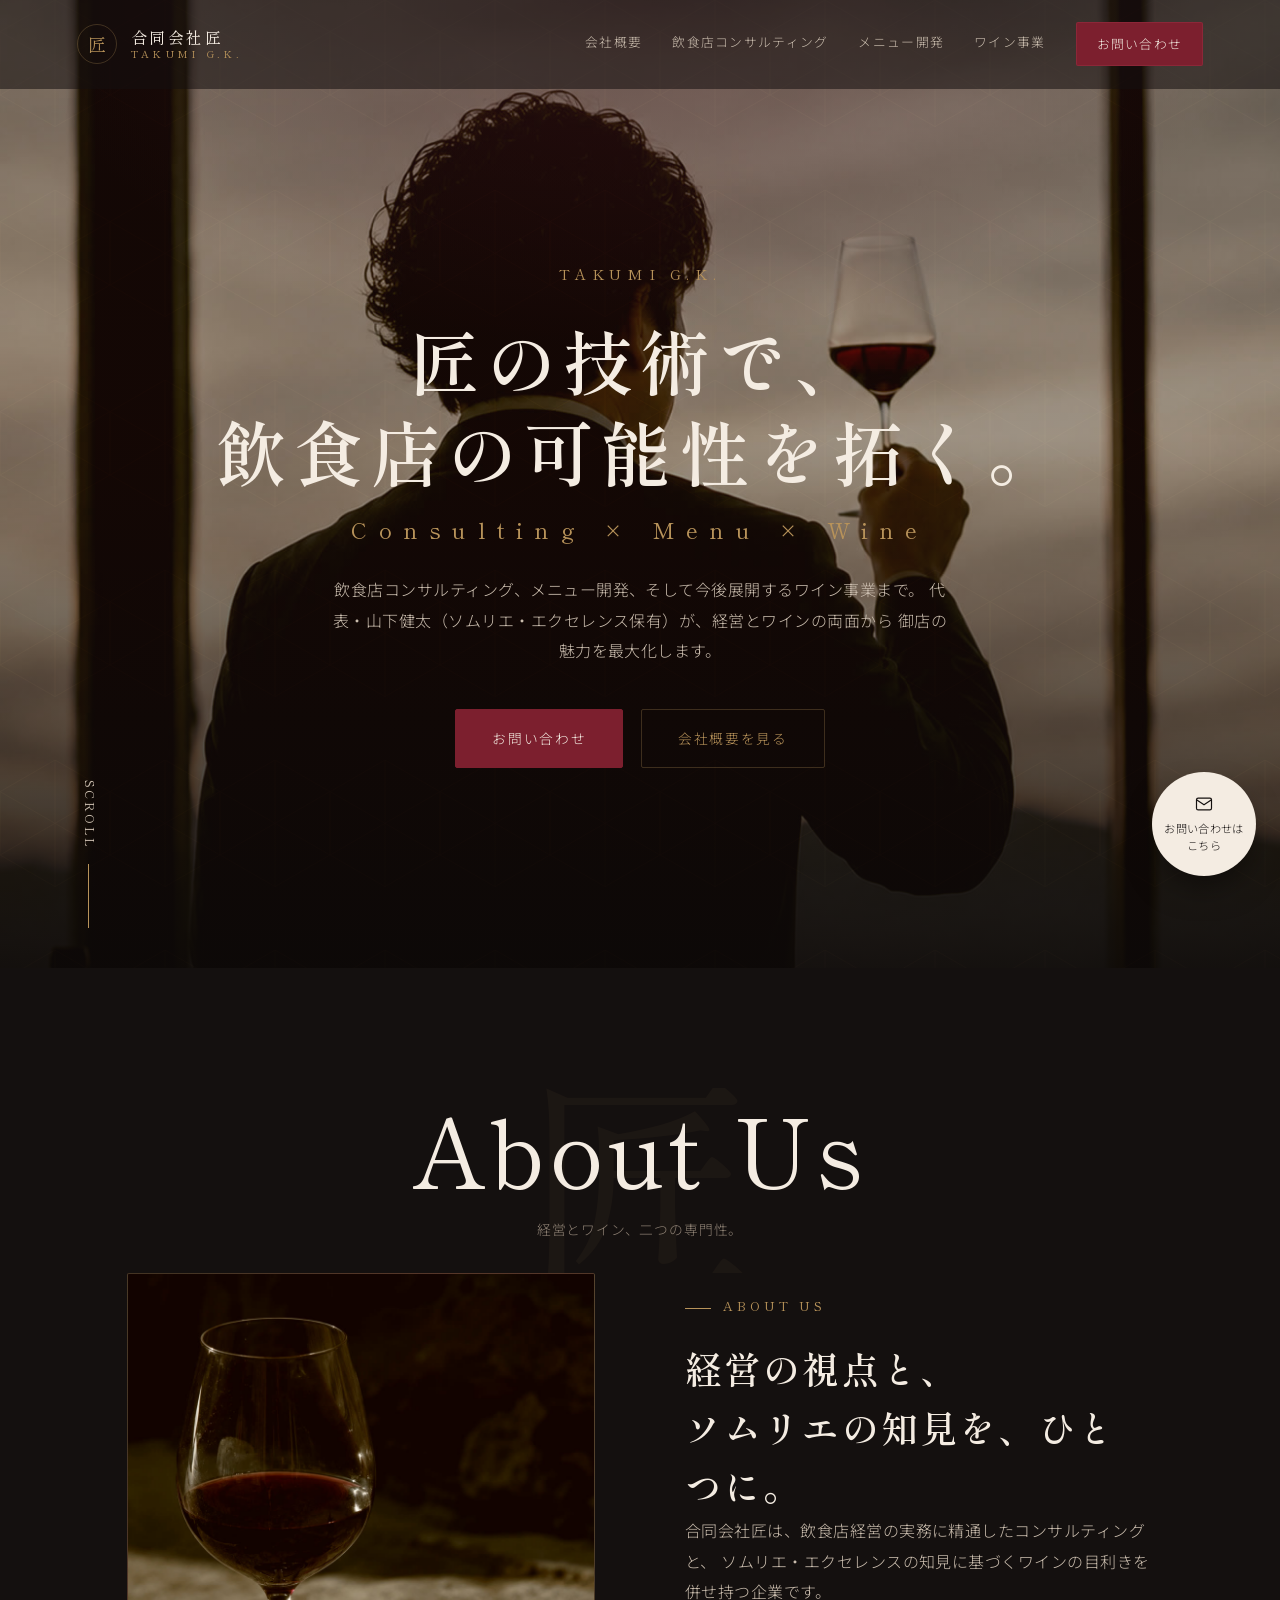
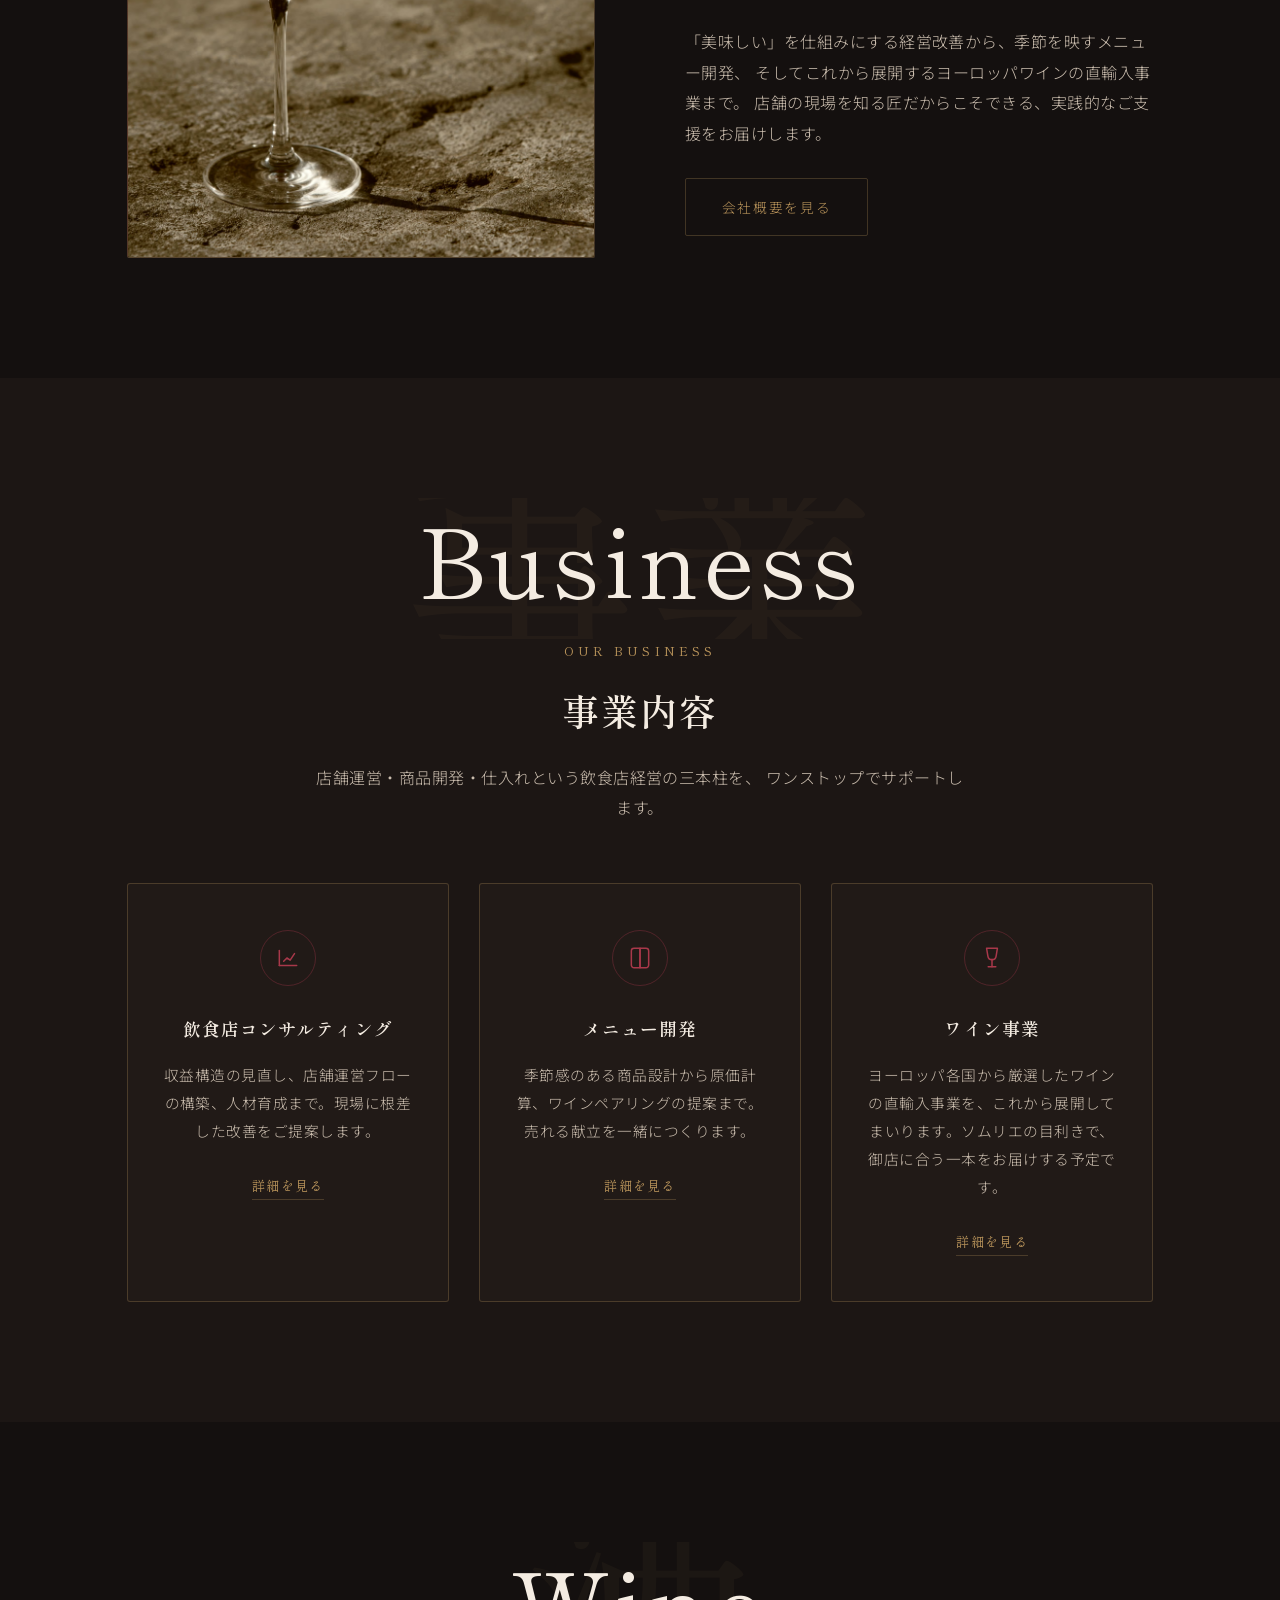
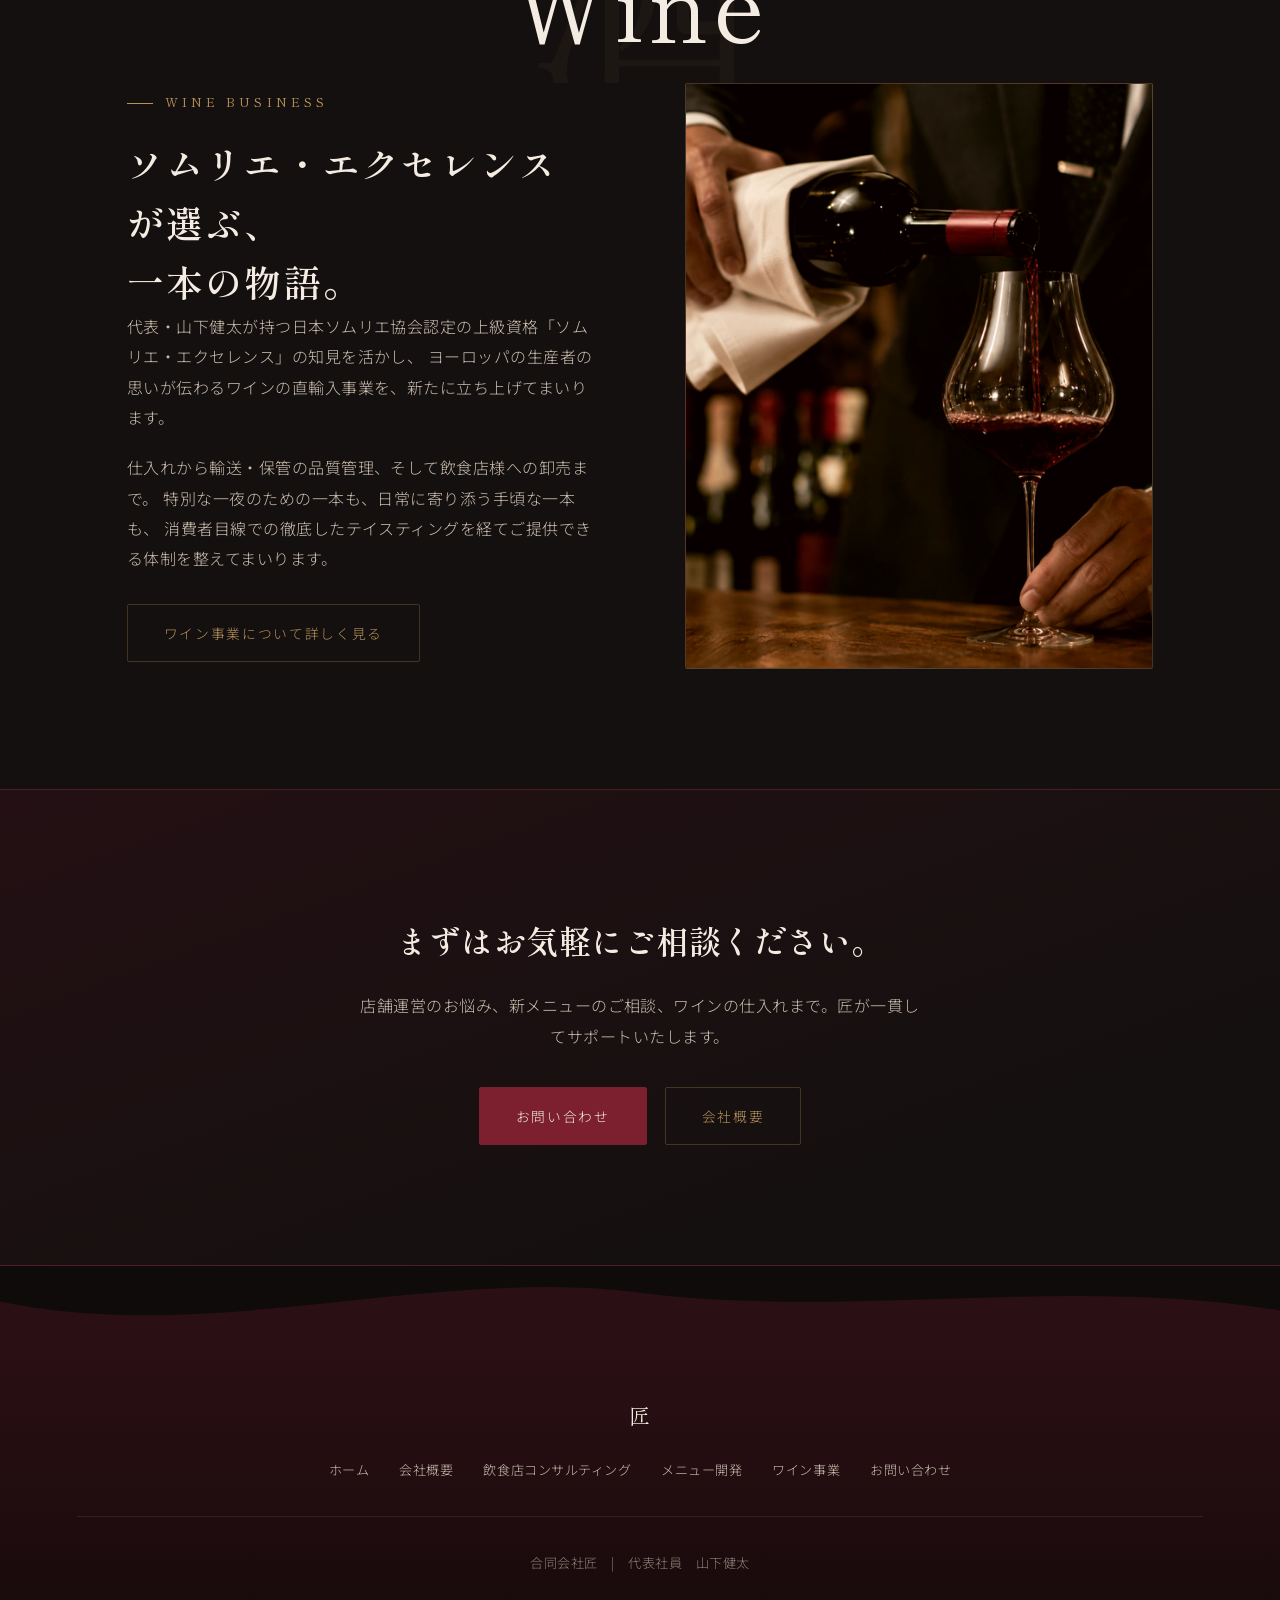
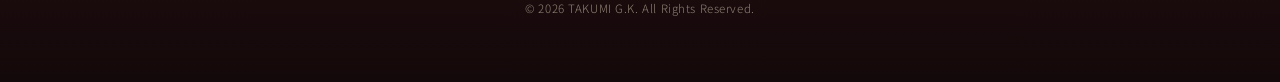
<file: index.html>
<!DOCTYPE html>
<html lang="ja">
<head>
<meta charset="UTF-8">
<meta name="viewport" content="width=device-width, initial-scale=1.0">
<title>合同会社匠 | 飲食店コンサルティング・メニュー開発・ワイン事業</title>
<meta name="description" content="合同会社匠は、飲食店コンサルティング、メニュー開発、そして今後展開するワインの直輸入・卸売までを見据える企業です。代表・山下健太（ソムリエ・エクセレンス保有）が、店舗経営とワインの両面から飲食店様の可能性を拓きます。">
<link rel="icon" href="data:image/svg+xml,%3Csvg xmlns='http://www.w3.org/2000/svg' viewBox='0 0 100 100'%3E%3Crect width='100' height='100' rx='20' fill='%2314100f'/%3E%3Ctext x='50' y='68' font-size='55' text-anchor='middle' fill='%23b8935a' font-family='serif'%3E匠%3C/text%3E%3C/svg%3E">
<link rel="preconnect" href="https://fonts.googleapis.com">
<link rel="preconnect" href="https://fonts.gstatic.com" crossorigin>
<link href="https://fonts.googleapis.com/css2?family=Shippori+Mincho:wght@400;500;600;700&family=Noto+Sans+JP:wght@300;400;500&display=swap" rel="stylesheet">
<link rel="stylesheet" href="css/style.css">
<noscript><style>.reveal{opacity:1!important;transform:none!important;}.hero-eyebrow,.hero-title,.hero-tagline,.hero-cta{opacity:1!important;animation:none!important;}</style></noscript>
</head>
<body id="top">

<div class="loader" id="loader"><span class="loader-mark">匠</span><span class="loader-sub">TAKUMI G.K.</span></div>

<header class="site-header" id="siteHeader">
  <div class="header-inner">
    <a href="index.html" class="brand">
      <span class="brand-mark">匠</span>
      <span class="brand-text">
        <span class="brand-name">合同会社匠</span>
        <span class="brand-sub">TAKUMI G.K.</span>
      </span>
    </a>
    <nav class="main-nav" id="mainNav">
      <a href="about.html">会社概要</a>
      <a href="consulting.html">飲食店コンサルティング</a>
      <a href="menu-development.html">メニュー開発</a>
      <a href="wine.html">ワイン事業</a>
      <a href="contact.html" class="nav-cta">お問い合わせ</a>
    </nav>
    <button class="nav-toggle" id="navToggle" aria-label="メニュー">
      <span></span><span></span><span></span>
    </button>
  </div>
</header>

<main>

  <!-- HERO -->
  <section class="hero">
    <div class="hero-pattern"></div>
    <div class="hero-content">
      <p class="hero-eyebrow">TAKUMI G.K.</p>
      <h1 class="hero-title">匠の技術で、<br>飲食店の可能性を拓く。<span class="en">Consulting × Menu × Wine</span></h1>
      <p class="hero-tagline">
        飲食店コンサルティング、メニュー開発、そして今後展開するワイン事業まで。
        代表・山下健太（ソムリエ・エクセレンス保有）が、経営とワインの両面から
        御店の魅力を最大化します。
      </p>
      <div class="hero-cta">
        <a href="contact.html" class="btn btn-primary">お問い合わせ</a>
        <a href="about.html" class="btn btn-ghost">会社概要を見る</a>
      </div>
    </div>
    <a href="#services" class="hero-scroll" aria-label="下へスクロール">
      <span class="scroll-label">scroll</span>
      <span class="scroll-line"><span></span></span>
    </a>
  </section>

  <!-- INTRO -->
  <section id="intro">
    <div class="giant-title-wrap reveal">
      <span class="ghost">匠</span>
      <h2 class="giant-title">About Us</h2>
      <span class="giant-sub">経営とワイン、二つの専門性。</span>
    </div>
    <div class="section-inner split-grid">
      <div class="split-visual reveal">
        <img src="images/wine-glass-stone.jpg" alt="石の上に置かれたワイングラス" loading="lazy">
      </div>
      <div class="split-text reveal">
        <p class="section-label">About Us</p>
        <h2 class="section-title">経営の視点と、<br>ソムリエの知見を、ひとつに。</h2>
        <p class="lead">
          合同会社匠は、飲食店経営の実務に精通したコンサルティングと、
          ソムリエ・エクセレンスの知見に基づくワインの目利きを併せ持つ企業です。
        </p>
        <p>
          「美味しい」を仕組みにする経営改善から、季節を映すメニュー開発、
          そしてこれから展開するヨーロッパワインの直輸入事業まで。
          店舗の現場を知る匠だからこそできる、実践的なご支援をお届けします。
        </p>
        <a href="about.html" class="btn btn-ghost" style="margin-top:10px;">会社概要を見る</a>
      </div>
    </div>
  </section>

  <!-- SERVICES -->
  <section id="services" class="bg-alt">
    <div class="giant-title-wrap reveal">
      <span class="ghost">事業</span>
      <h2 class="giant-title">Business</h2>
    </div>
    <div class="section-inner">
      <div class="section-head center reveal">
        <p class="section-label center-label">Our Business</p>
        <h2 class="section-title">事業内容</h2>
        <p class="lead center-text">
          店舗運営・商品開発・仕入れという飲食店経営の三本柱を、
          ワンストップでサポートします。
        </p>
      </div>

      <div class="card-grid">
        <div class="service-card reveal">
          <div class="icon">
            <svg viewBox="0 0 24 24" fill="none" stroke="currentColor" stroke-width="1.4" stroke-linecap="round" stroke-linejoin="round"><path d="M4 19V5"/><path d="M4 19h16"/><path d="M8 15l3-3 3 2 4-6"/></svg>
          </div>
          <h3>飲食店コンサルティング</h3>
          <p>収益構造の見直し、店舗運営フローの構築、人材育成まで。現場に根差した改善をご提案します。</p>
          <a href="consulting.html" class="more">詳細を見る</a>
        </div>
        <div class="service-card reveal">
          <div class="icon">
            <svg viewBox="0 0 24 24" fill="none" stroke="currentColor" stroke-width="1.4" stroke-linecap="round" stroke-linejoin="round"><path d="M4 5.5A2.5 2.5 0 0 1 6.5 3H12v18H6.5A2.5 2.5 0 0 1 4 18.5v-13Z"/><path d="M20 5.5A2.5 2.5 0 0 0 17.5 3H12v18h5.5a2.5 2.5 0 0 0 2.5-2.5v-13Z"/></svg>
          </div>
          <h3>メニュー開発</h3>
          <p>季節感のある商品設計から原価計算、ワインペアリングの提案まで。売れる献立を一緒につくります。</p>
          <a href="menu-development.html" class="more">詳細を見る</a>
        </div>
        <div class="service-card reveal">
          <div class="icon">
            <svg viewBox="0 0 24 24" fill="none" stroke="currentColor" stroke-width="1.4" stroke-linecap="round" stroke-linejoin="round"><path d="M7 3h10l-1.2 7.2a3.8 3.8 0 0 1-3.8 3.3 3.8 3.8 0 0 1-3.8-3.3L7 3Z"/><path d="M12 13.5V20"/><path d="M8.5 20h7"/></svg>
          </div>
          <h3>ワイン事業</h3>
          <p>ヨーロッパ各国から厳選したワインの直輸入事業を、これから展開してまいります。ソムリエの目利きで、御店に合う一本をお届けする予定です。</p>
          <a href="wine.html" class="more">詳細を見る</a>
        </div>
      </div>
    </div>
  </section>

  <!-- WINE HIGHLIGHT -->
  <section id="wine-highlight">
    <div class="giant-title-wrap reveal">
      <span class="ghost">酒</span>
      <h2 class="giant-title">Wine</h2>
    </div>
    <div class="section-inner split-grid">
      <div class="split-text reveal">
        <p class="section-label">Wine Business</p>
        <h2 class="section-title">ソムリエ・エクセレンスが選ぶ、<br>一本の物語。</h2>
        <p class="lead">
          代表・山下健太が持つ日本ソムリエ協会認定の上級資格「ソムリエ・エクセレンス」の知見を活かし、
          ヨーロッパの生産者の思いが伝わるワインの直輸入事業を、新たに立ち上げてまいります。
        </p>
        <p>
          仕入れから輸送・保管の品質管理、そして飲食店様への卸売まで。
          特別な一夜のための一本も、日常に寄り添う手頃な一本も、
          消費者目線での徹底したテイスティングを経てご提供できる体制を整えてまいります。
        </p>
        <a href="wine.html" class="btn btn-ghost" style="margin-top:10px;">ワイン事業について詳しく見る</a>
      </div>
      <div class="split-visual reveal">
        <img src="images/wine-pour-tasting.jpg" alt="ソムリエがワインを注ぐ様子" loading="lazy">
      </div>
    </div>
  </section>

  <!-- CTA -->
  <section class="cta-band">
    <div class="section-inner reveal">
      <h2>まずはお気軽にご相談ください。</h2>
      <p>店舗運営のお悩み、新メニューのご相談、ワインの仕入れまで。匠が一貫してサポートいたします。</p>
      <div class="cta-buttons">
        <a href="contact.html" class="btn btn-primary">お問い合わせ</a>
        <a href="about.html" class="btn btn-ghost">会社概要</a>
      </div>
    </div>
  </section>

</main>

<footer class="site-footer">
  <svg class="footer-wave" viewBox="0 0 1440 100" preserveAspectRatio="none" xmlns="http://www.w3.org/2000/svg">
    <path fill="#2a0f14" d="M0,40 C240,90 480,0 720,30 C960,60 1200,10 1440,50 L1440,100 L0,100 Z"></path>
  </svg>
  <div class="footer-inner">
    <p class="footer-brand">匠</p>
    <nav class="footer-nav">
      <a href="index.html">ホーム</a>
      <a href="about.html">会社概要</a>
      <a href="consulting.html">飲食店コンサルティング</a>
      <a href="menu-development.html">メニュー開発</a>
      <a href="wine.html">ワイン事業</a>
      <a href="contact.html">お問い合わせ</a>
    </nav>
    <p class="footer-meta">合同会社匠　|　代表社員　山下健太</p>
    <p class="copyright">&copy; <span id="year"></span> TAKUMI G.K. All Rights Reserved.</p>
  </div>
</footer>

<a href="contact.html" class="floating-cta">
  <svg viewBox="0 0 24 24" fill="none" stroke="currentColor" stroke-width="1.4" stroke-linecap="round" stroke-linejoin="round"><rect x="3" y="5" width="18" height="14" rx="2"/><path d="m3 7 9 6 9-6"/></svg>
  お問い合わせは<br>こちら
</a>

<script src="js/script.js"></script>
</body>
</html>
</file>
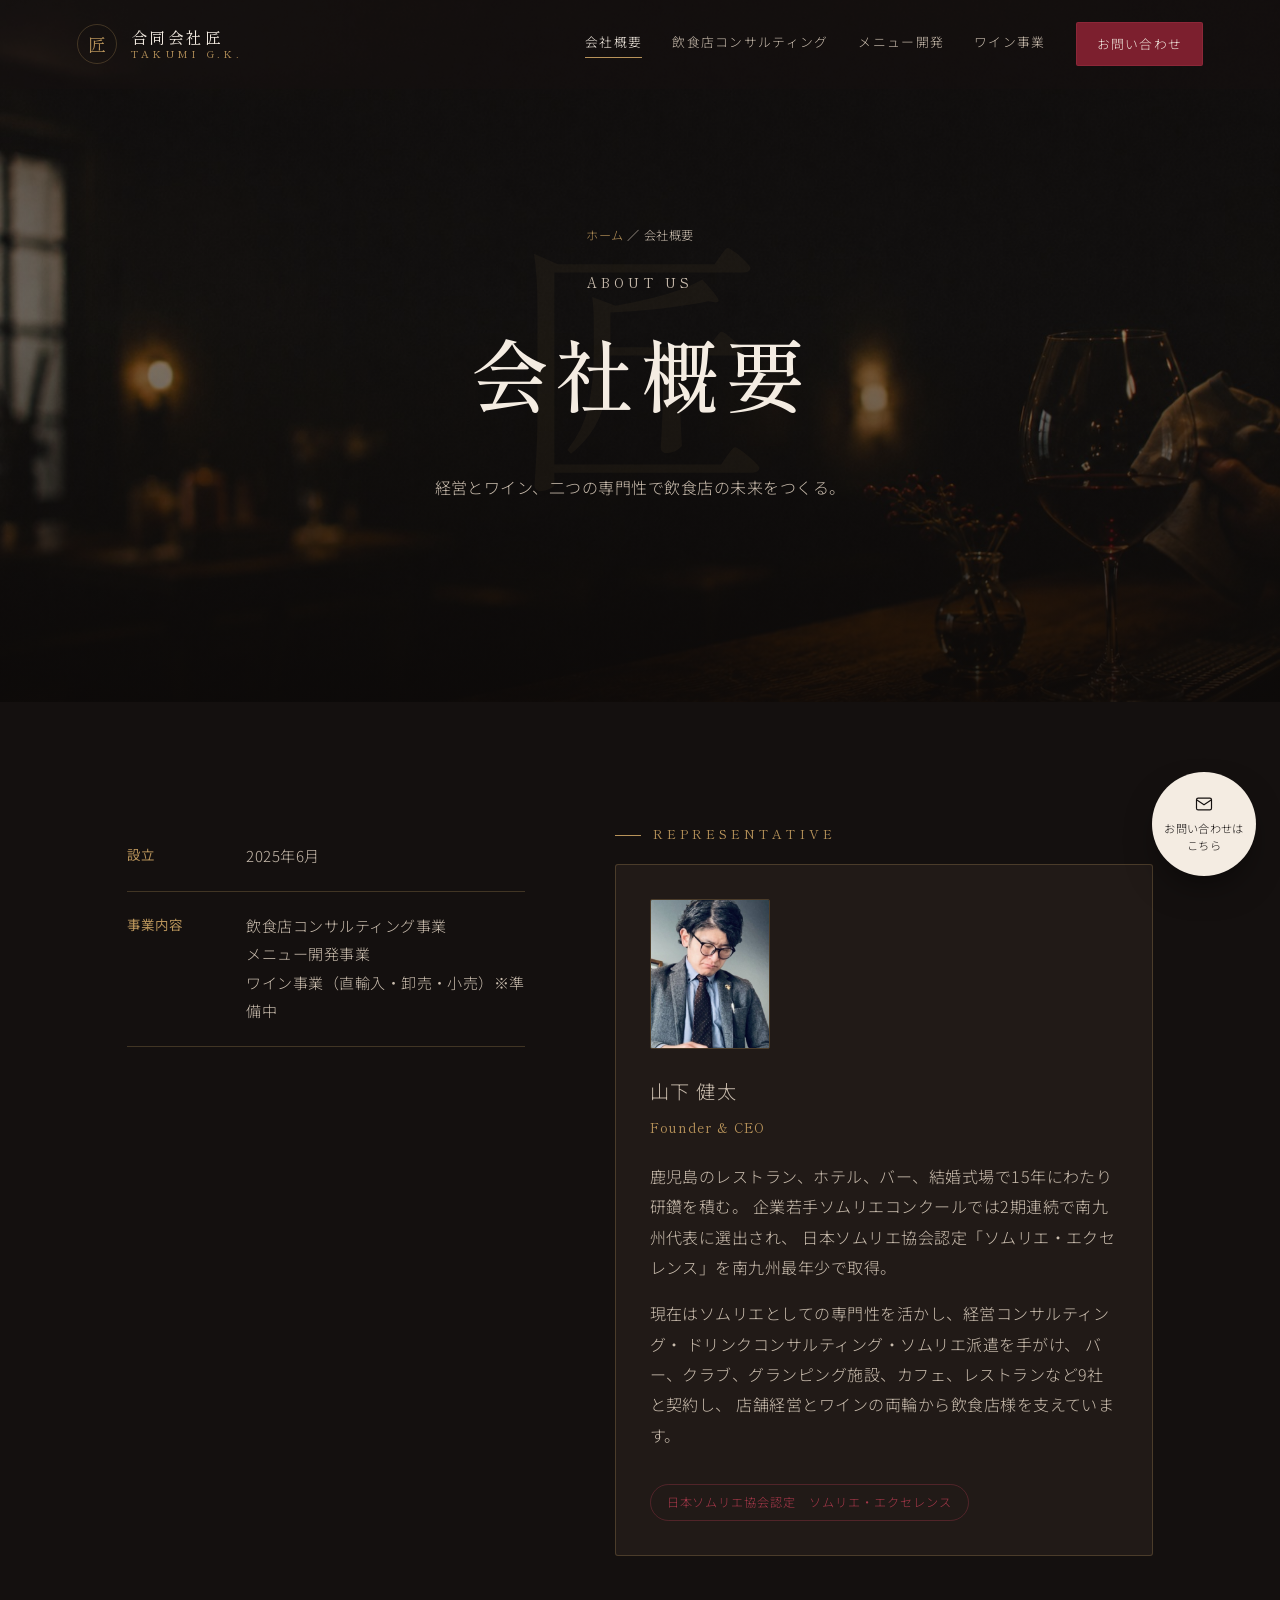
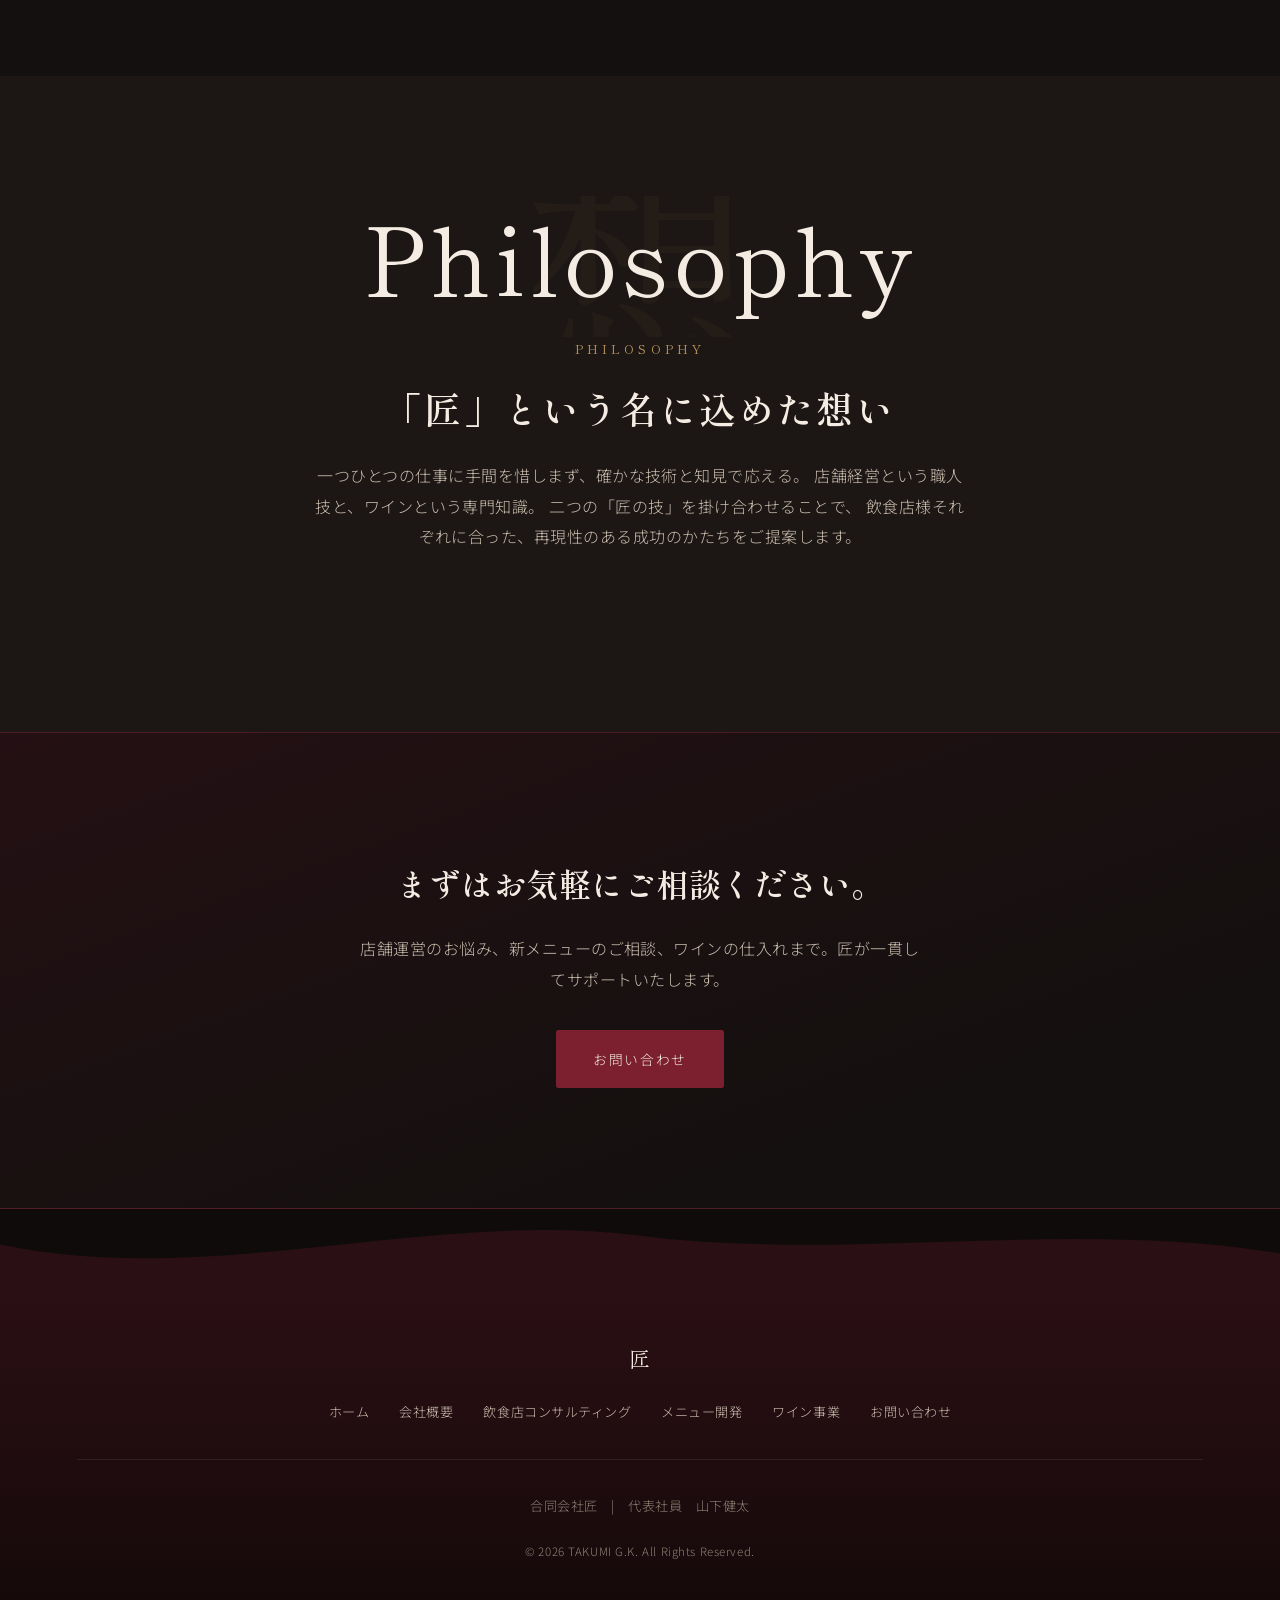
<file: about.html>
<!DOCTYPE html>
<html lang="ja">
<head>
<meta charset="UTF-8">
<meta name="viewport" content="width=device-width, initial-scale=1.0">
<title>会社概要 | 合同会社匠</title>
<meta name="description" content="合同会社匠の会社概要。代表社員・山下健太（ソムリエ・エクセレンス保有）が率いる、飲食店コンサルティング・メニュー開発・ワイン事業の企業情報をご紹介します。">
<link rel="icon" href="data:image/svg+xml,%3Csvg xmlns='http://www.w3.org/2000/svg' viewBox='0 0 100 100'%3E%3Crect width='100' height='100' rx='20' fill='%2314100f'/%3E%3Ctext x='50' y='68' font-size='55' text-anchor='middle' fill='%23b8935a' font-family='serif'%3E匠%3C/text%3E%3C/svg%3E">
<link rel="preconnect" href="https://fonts.googleapis.com">
<link rel="preconnect" href="https://fonts.gstatic.com" crossorigin>
<link href="https://fonts.googleapis.com/css2?family=Shippori+Mincho:wght@400;500;600;700&family=Noto+Sans+JP:wght@300;400;500&display=swap" rel="stylesheet">
<link rel="stylesheet" href="css/style.css">
<noscript><style>.reveal{opacity:1!important;transform:none!important;}.hero-eyebrow,.hero-title,.hero-tagline,.hero-cta{opacity:1!important;animation:none!important;}</style></noscript>
</head>
<body id="top">

<div class="loader" id="loader"><span class="loader-mark">匠</span><span class="loader-sub">TAKUMI G.K.</span></div>

<header class="site-header" id="siteHeader">
  <div class="header-inner">
    <a href="index.html" class="brand">
      <span class="brand-mark">匠</span>
      <span class="brand-text">
        <span class="brand-name">合同会社匠</span>
        <span class="brand-sub">TAKUMI G.K.</span>
      </span>
    </a>
    <nav class="main-nav" id="mainNav">
      <a href="about.html" class="active">会社概要</a>
      <a href="consulting.html">飲食店コンサルティング</a>
      <a href="menu-development.html">メニュー開発</a>
      <a href="wine.html">ワイン事業</a>
      <a href="contact.html" class="nav-cta">お問い合わせ</a>
    </nav>
    <button class="nav-toggle" id="navToggle" aria-label="メニュー">
      <span></span><span></span><span></span>
    </button>
  </div>
</header>

<main>

  <section class="page-hero photo-about">
    <span class="page-hero-ghost">匠</span>
    <p class="breadcrumb"><a href="index.html">ホーム</a> ／ 会社概要</p>
    <p class="page-hero-en">About Us</p>
    <h1>会社概要</h1>
    <p>経営とワイン、二つの専門性で飲食店の未来をつくる。</p>
  </section>

  <section>
    <div class="section-inner about-grid">
      <div class="reveal">
        <table class="info-table">
          <tr>
            <th>設立</th>
            <td>2025年6月</td>
          </tr>
          <tr>
            <th>事業内容</th>
            <td>
              飲食店コンサルティング事業<br>
              メニュー開発事業<br>
              ワイン事業（直輸入・卸売・小売）※準備中
            </td>
          </tr>
        </table>
      </div>

      <div class="reveal">
        <p class="section-label">Representative</p>
        <div class="profile-card">
          <img src="images/about-profile.jpg" alt="代表 山下健太" class="profile-photo">
          <p class="profile-name">山下 健太</p>
          <span class="profile-role">Founder &amp; CEO</span>
          <p>
            鹿児島のレストラン、ホテル、バー、結婚式場で15年にわたり研鑽を積む。
            企業若手ソムリエコンクールでは2期連続で南九州代表に選出され、
            日本ソムリエ協会認定「ソムリエ・エクセレンス」を南九州最年少で取得。
          </p>
          <p>
            現在はソムリエとしての専門性を活かし、経営コンサルティング・
            ドリンクコンサルティング・ソムリエ派遣を手がけ、
            バー、クラブ、グランピング施設、カフェ、レストランなど9社と契約し、
            店舗経営とワインの両輪から飲食店様を支えています。
          </p>
          <span class="profile-cert">日本ソムリエ協会認定　ソムリエ・エクセレンス</span>
        </div>
      </div>
    </div>
  </section>

  <section class="bg-alt">
    <div class="giant-title-wrap reveal">
      <span class="ghost">想</span>
      <h2 class="giant-title">Philosophy</h2>
    </div>
    <div class="section-inner">
      <div class="section-head center reveal">
        <p class="section-label center-label">Philosophy</p>
        <h2 class="section-title">「匠」という名に込めた想い</h2>
        <p class="lead center-text">
          一つひとつの仕事に手間を惜しまず、確かな技術と知見で応える。
          店舗経営という職人技と、ワインという専門知識。
          二つの「匠の技」を掛け合わせることで、
          飲食店様それぞれに合った、再現性のある成功のかたちをご提案します。
        </p>
      </div>
    </div>
  </section>

  <section class="cta-band">
    <div class="section-inner reveal">
      <h2>まずはお気軽にご相談ください。</h2>
      <p>店舗運営のお悩み、新メニューのご相談、ワインの仕入れまで。匠が一貫してサポートいたします。</p>
      <div class="cta-buttons">
        <a href="contact.html" class="btn btn-primary">お問い合わせ</a>
      </div>
    </div>
  </section>

</main>

<footer class="site-footer">
  <svg class="footer-wave" viewBox="0 0 1440 100" preserveAspectRatio="none" xmlns="http://www.w3.org/2000/svg">
    <path fill="#2a0f14" d="M0,40 C240,90 480,0 720,30 C960,60 1200,10 1440,50 L1440,100 L0,100 Z"></path>
  </svg>
  <div class="footer-inner">
    <p class="footer-brand">匠</p>
    <nav class="footer-nav">
      <a href="index.html">ホーム</a>
      <a href="about.html">会社概要</a>
      <a href="consulting.html">飲食店コンサルティング</a>
      <a href="menu-development.html">メニュー開発</a>
      <a href="wine.html">ワイン事業</a>
      <a href="contact.html">お問い合わせ</a>
    </nav>
    <p class="footer-meta">合同会社匠　|　代表社員　山下健太</p>
    <p class="copyright">&copy; <span id="year"></span> TAKUMI G.K. All Rights Reserved.</p>
  </div>
</footer>

<a href="contact.html" class="floating-cta">
  <svg viewBox="0 0 24 24" fill="none" stroke="currentColor" stroke-width="1.4" stroke-linecap="round" stroke-linejoin="round"><rect x="3" y="5" width="18" height="14" rx="2"/><path d="m3 7 9 6 9-6"/></svg>
  お問い合わせは<br>こちら
</a>

<script src="js/script.js"></script>
</body>
</html>
</file>
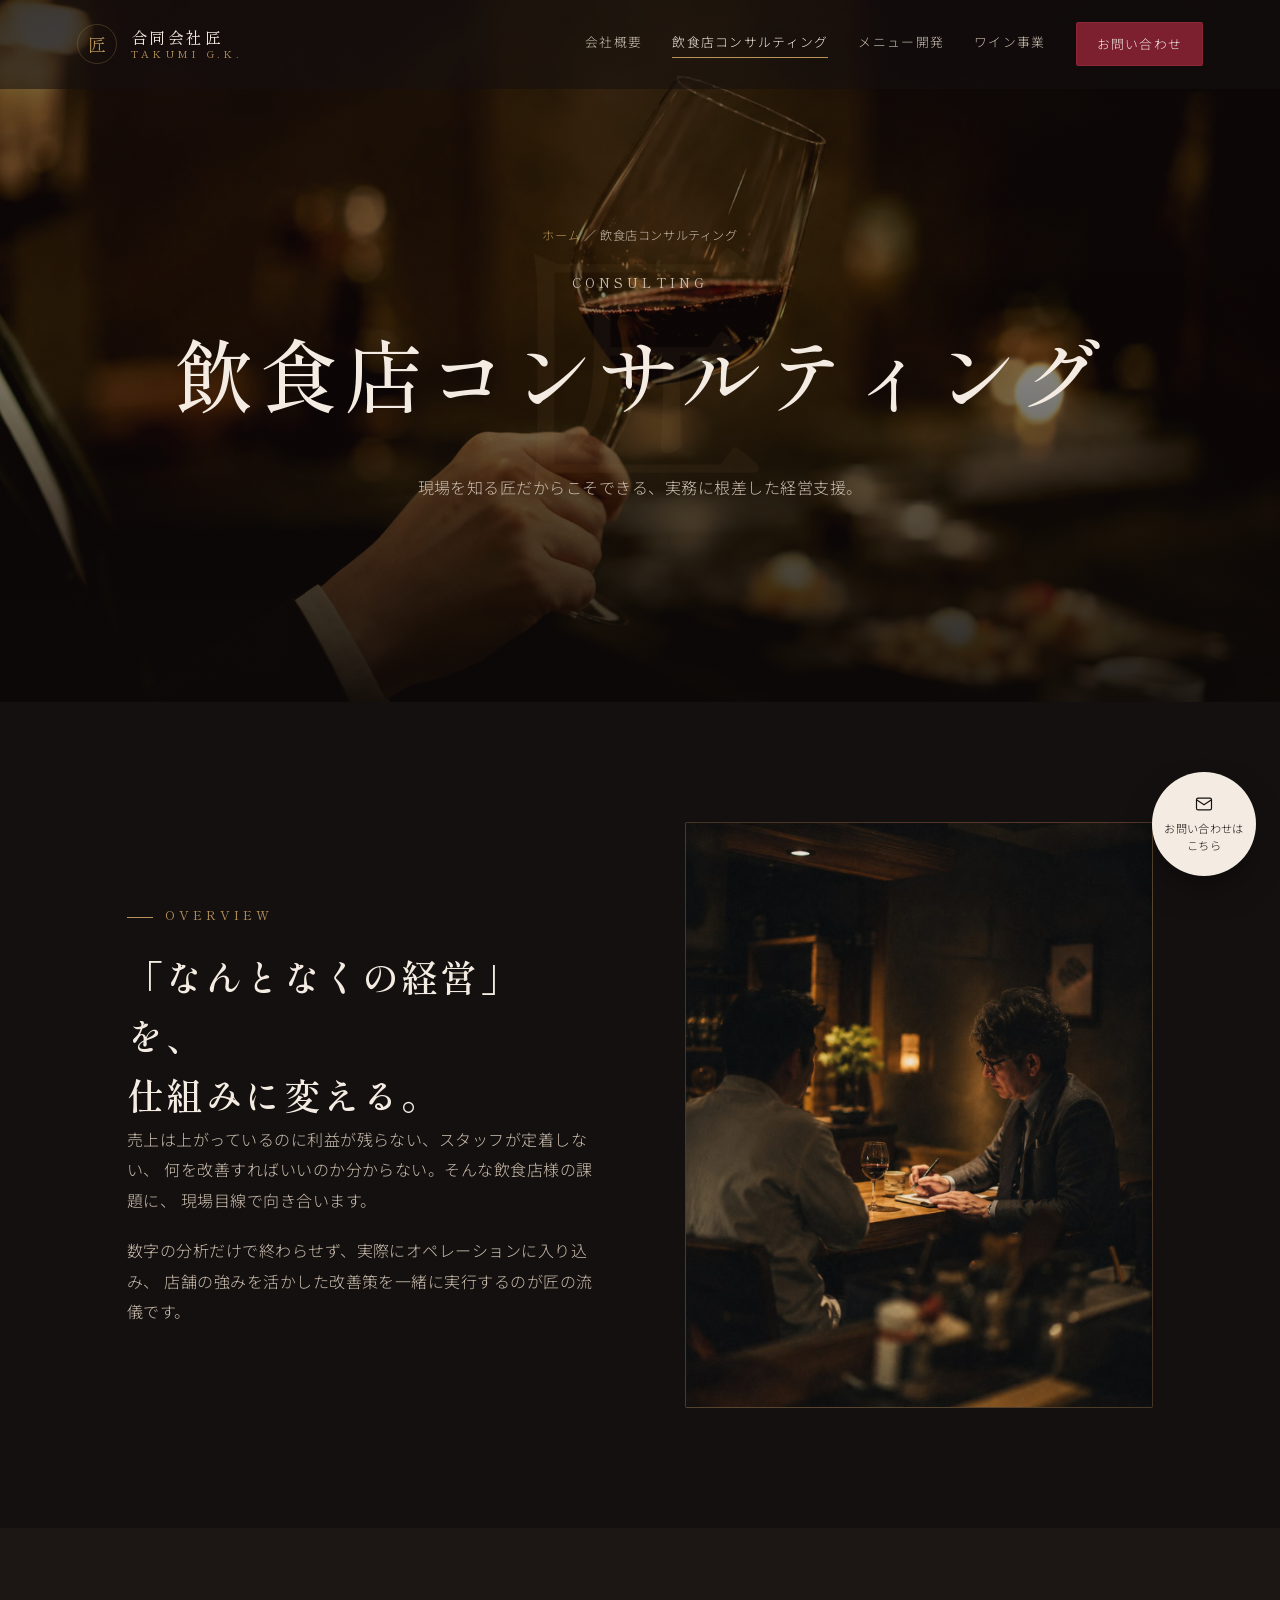
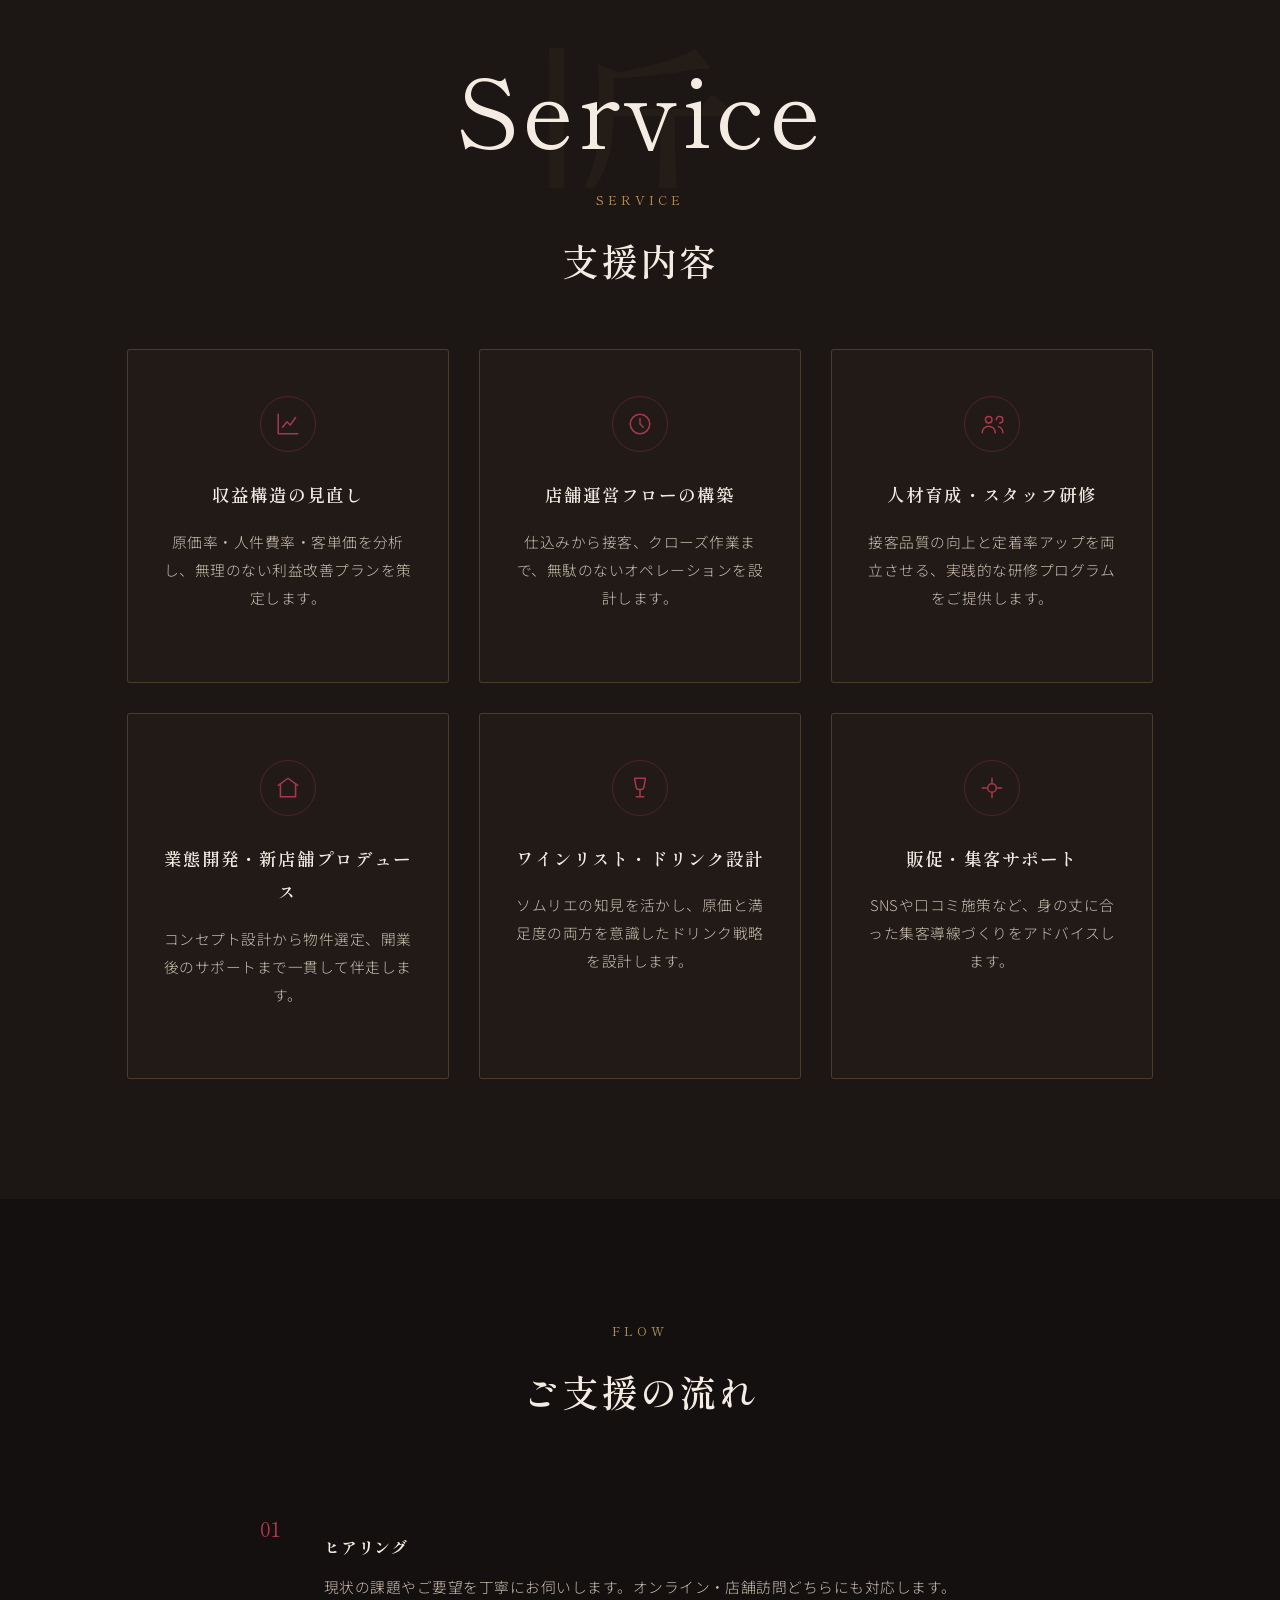
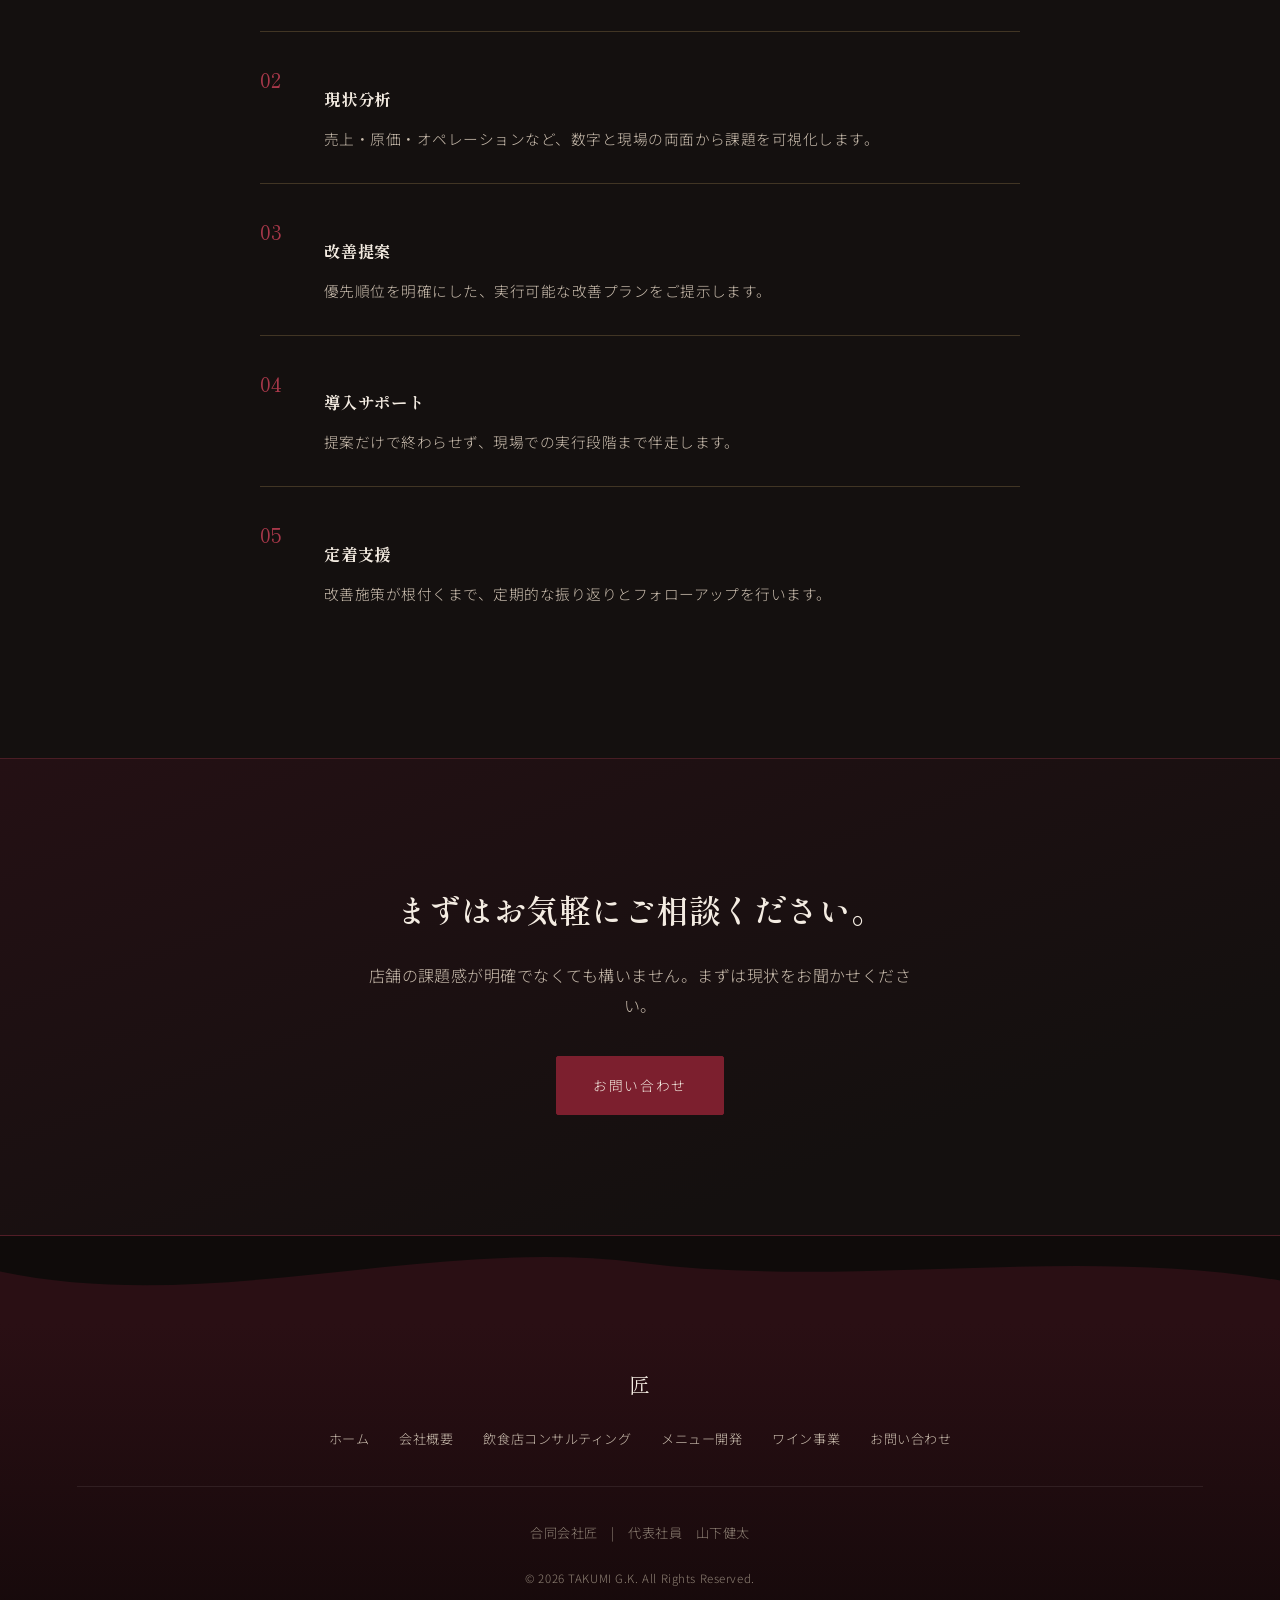
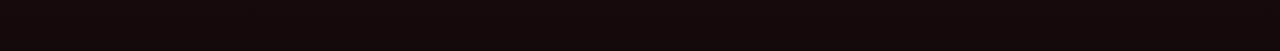
<file: consulting.html>
<!DOCTYPE html>
<html lang="ja">
<head>
<meta charset="UTF-8">
<meta name="viewport" content="width=device-width, initial-scale=1.0">
<title>飲食店コンサルティング | 合同会社匠</title>
<meta name="description" content="合同会社匠の飲食店コンサルティング事業。収益構造の見直し、店舗運営フローの構築、人材育成、業態開発まで、現場に根差した実践的な支援を行います。">
<link rel="icon" href="data:image/svg+xml,%3Csvg xmlns='http://www.w3.org/2000/svg' viewBox='0 0 100 100'%3E%3Crect width='100' height='100' rx='20' fill='%2314100f'/%3E%3Ctext x='50' y='68' font-size='55' text-anchor='middle' fill='%23b8935a' font-family='serif'%3E匠%3C/text%3E%3C/svg%3E">
<link rel="preconnect" href="https://fonts.googleapis.com">
<link rel="preconnect" href="https://fonts.gstatic.com" crossorigin>
<link href="https://fonts.googleapis.com/css2?family=Shippori+Mincho:wght@400;500;600;700&family=Noto+Sans+JP:wght@300;400;500&display=swap" rel="stylesheet">
<link rel="stylesheet" href="css/style.css">
<noscript><style>.reveal{opacity:1!important;transform:none!important;}.hero-eyebrow,.hero-title,.hero-tagline,.hero-cta{opacity:1!important;animation:none!important;}</style></noscript>
</head>
<body id="top">

<div class="loader" id="loader"><span class="loader-mark">匠</span><span class="loader-sub">TAKUMI G.K.</span></div>

<header class="site-header" id="siteHeader">
  <div class="header-inner">
    <a href="index.html" class="brand">
      <span class="brand-mark">匠</span>
      <span class="brand-text">
        <span class="brand-name">合同会社匠</span>
        <span class="brand-sub">TAKUMI G.K.</span>
      </span>
    </a>
    <nav class="main-nav" id="mainNav">
      <a href="about.html">会社概要</a>
      <a href="consulting.html" class="active">飲食店コンサルティング</a>
      <a href="menu-development.html">メニュー開発</a>
      <a href="wine.html">ワイン事業</a>
      <a href="contact.html" class="nav-cta">お問い合わせ</a>
    </nav>
    <button class="nav-toggle" id="navToggle" aria-label="メニュー">
      <span></span><span></span><span></span>
    </button>
  </div>
</header>

<main>

  <section class="page-hero photo-consulting">
    <span class="page-hero-ghost">匠</span>
    <p class="breadcrumb"><a href="index.html">ホーム</a> ／ 飲食店コンサルティング</p>
    <p class="page-hero-en">Consulting</p>
    <h1>飲食店コンサルティング</h1>
    <p>現場を知る匠だからこそできる、実務に根差した経営支援。</p>
  </section>

  <section>
    <div class="section-inner split-grid">
      <div class="split-text reveal">
        <p class="section-label">Overview</p>
        <h2 class="section-title">「なんとなくの経営」を、<br>仕組みに変える。</h2>
        <p class="lead">
          売上は上がっているのに利益が残らない、スタッフが定着しない、
          何を改善すればいいのか分からない。そんな飲食店様の課題に、
          現場目線で向き合います。
        </p>
        <p>
          数字の分析だけで終わらせず、実際にオペレーションに入り込み、
          店舗の強みを活かした改善策を一緒に実行するのが匠の流儀です。
        </p>
      </div>
      <div class="split-visual reveal">
        <img src="images/consulting-split.jpg" alt="カウンター越しに向き合う店主とコンサルタント">
      </div>
    </div>
  </section>

  <section class="bg-alt">
    <div class="giant-title-wrap reveal">
      <span class="ghost">匠</span>
      <h2 class="giant-title">Service</h2>
    </div>
    <div class="section-inner">
      <div class="section-head center reveal">
        <p class="section-label center-label">Service</p>
        <h2 class="section-title">支援内容</h2>
      </div>

      <div class="card-grid">
        <div class="service-card reveal">
          <div class="icon">
            <svg viewBox="0 0 24 24" fill="none" stroke="currentColor" stroke-width="1.4" stroke-linecap="round" stroke-linejoin="round"><path d="M3 3v18h18"/><path d="M7 15l4-5 3 3 5-7"/></svg>
          </div>
          <h3>収益構造の見直し</h3>
          <p>原価率・人件費率・客単価を分析し、無理のない利益改善プランを策定します。</p>
        </div>
        <div class="service-card reveal">
          <div class="icon">
            <svg viewBox="0 0 24 24" fill="none" stroke="currentColor" stroke-width="1.4" stroke-linecap="round" stroke-linejoin="round"><circle cx="12" cy="12" r="9"/><path d="M12 7v5l3 3"/></svg>
          </div>
          <h3>店舗運営フローの構築</h3>
          <p>仕込みから接客、クローズ作業まで、無駄のないオペレーションを設計します。</p>
        </div>
        <div class="service-card reveal">
          <div class="icon">
            <svg viewBox="0 0 24 24" fill="none" stroke="currentColor" stroke-width="1.4" stroke-linecap="round" stroke-linejoin="round"><circle cx="9" cy="8" r="3"/><path d="M3 20c0-3.3 2.7-6 6-6s6 2.7 6 6"/><path d="M16 8a3 3 0 1 1 3 3"/><path d="M22 20c0-2.6-1.7-4.8-4-5.6"/></svg>
          </div>
          <h3>人材育成・スタッフ研修</h3>
          <p>接客品質の向上と定着率アップを両立させる、実践的な研修プログラムをご提供します。</p>
        </div>
        <div class="service-card reveal">
          <div class="icon">
            <svg viewBox="0 0 24 24" fill="none" stroke="currentColor" stroke-width="1.4" stroke-linecap="round" stroke-linejoin="round"><path d="M3 9.5 12 3l9 6.5"/><path d="M5 9v11h14V9"/></svg>
          </div>
          <h3>業態開発・新店舗プロデュース</h3>
          <p>コンセプト設計から物件選定、開業後のサポートまで一貫して伴走します。</p>
        </div>
        <div class="service-card reveal">
          <div class="icon">
            <svg viewBox="0 0 24 24" fill="none" stroke="currentColor" stroke-width="1.4" stroke-linecap="round" stroke-linejoin="round"><path d="M7 3h10l-1.2 7.2a3.8 3.8 0 0 1-3.8 3.3 3.8 3.8 0 0 1-3.8-3.3L7 3Z"/><path d="M12 13.5V20"/><path d="M8.5 20h7"/></svg>
          </div>
          <h3>ワインリスト・ドリンク設計</h3>
          <p>ソムリエの知見を活かし、原価と満足度の両方を意識したドリンク戦略を設計します。</p>
        </div>
        <div class="service-card reveal">
          <div class="icon">
            <svg viewBox="0 0 24 24" fill="none" stroke="currentColor" stroke-width="1.4" stroke-linecap="round" stroke-linejoin="round"><path d="M12 3v4M12 17v4M3 12h4M17 12h4"/><circle cx="12" cy="12" r="4"/></svg>
          </div>
          <h3>販促・集客サポート</h3>
          <p>SNSや口コミ施策など、身の丈に合った集客導線づくりをアドバイスします。</p>
        </div>
      </div>
    </div>
  </section>

  <section>
    <div class="section-inner">
      <div class="section-head center reveal">
        <p class="section-label center-label">Flow</p>
        <h2 class="section-title">ご支援の流れ</h2>
      </div>
      <div class="process-list reveal" style="max-width:760px; margin:0 auto;">
        <div class="process-item">
          <h4>ヒアリング</h4>
          <p>現状の課題やご要望を丁寧にお伺いします。オンライン・店舗訪問どちらにも対応します。</p>
        </div>
        <div class="process-item">
          <h4>現状分析</h4>
          <p>売上・原価・オペレーションなど、数字と現場の両面から課題を可視化します。</p>
        </div>
        <div class="process-item">
          <h4>改善提案</h4>
          <p>優先順位を明確にした、実行可能な改善プランをご提示します。</p>
        </div>
        <div class="process-item">
          <h4>導入サポート</h4>
          <p>提案だけで終わらせず、現場での実行段階まで伴走します。</p>
        </div>
        <div class="process-item">
          <h4>定着支援</h4>
          <p>改善施策が根付くまで、定期的な振り返りとフォローアップを行います。</p>
        </div>
      </div>
    </div>
  </section>

  <section class="cta-band">
    <div class="section-inner reveal">
      <h2>まずはお気軽にご相談ください。</h2>
      <p>店舗の課題感が明確でなくても構いません。まずは現状をお聞かせください。</p>
      <div class="cta-buttons">
        <a href="contact.html" class="btn btn-primary">お問い合わせ</a>
      </div>
    </div>
  </section>

</main>

<footer class="site-footer">
  <svg class="footer-wave" viewBox="0 0 1440 100" preserveAspectRatio="none" xmlns="http://www.w3.org/2000/svg">
    <path fill="#2a0f14" d="M0,40 C240,90 480,0 720,30 C960,60 1200,10 1440,50 L1440,100 L0,100 Z"></path>
  </svg>
  <div class="footer-inner">
    <p class="footer-brand">匠</p>
    <nav class="footer-nav">
      <a href="index.html">ホーム</a>
      <a href="about.html">会社概要</a>
      <a href="consulting.html">飲食店コンサルティング</a>
      <a href="menu-development.html">メニュー開発</a>
      <a href="wine.html">ワイン事業</a>
      <a href="contact.html">お問い合わせ</a>
    </nav>
    <p class="footer-meta">合同会社匠　|　代表社員　山下健太</p>
    <p class="copyright">&copy; <span id="year"></span> TAKUMI G.K. All Rights Reserved.</p>
  </div>
</footer>

<a href="contact.html" class="floating-cta">
  <svg viewBox="0 0 24 24" fill="none" stroke="currentColor" stroke-width="1.4" stroke-linecap="round" stroke-linejoin="round"><rect x="3" y="5" width="18" height="14" rx="2"/><path d="m3 7 9 6 9-6"/></svg>
  お問い合わせは<br>こちら
</a>

<script src="js/script.js"></script>
</body>
</html>
</file>
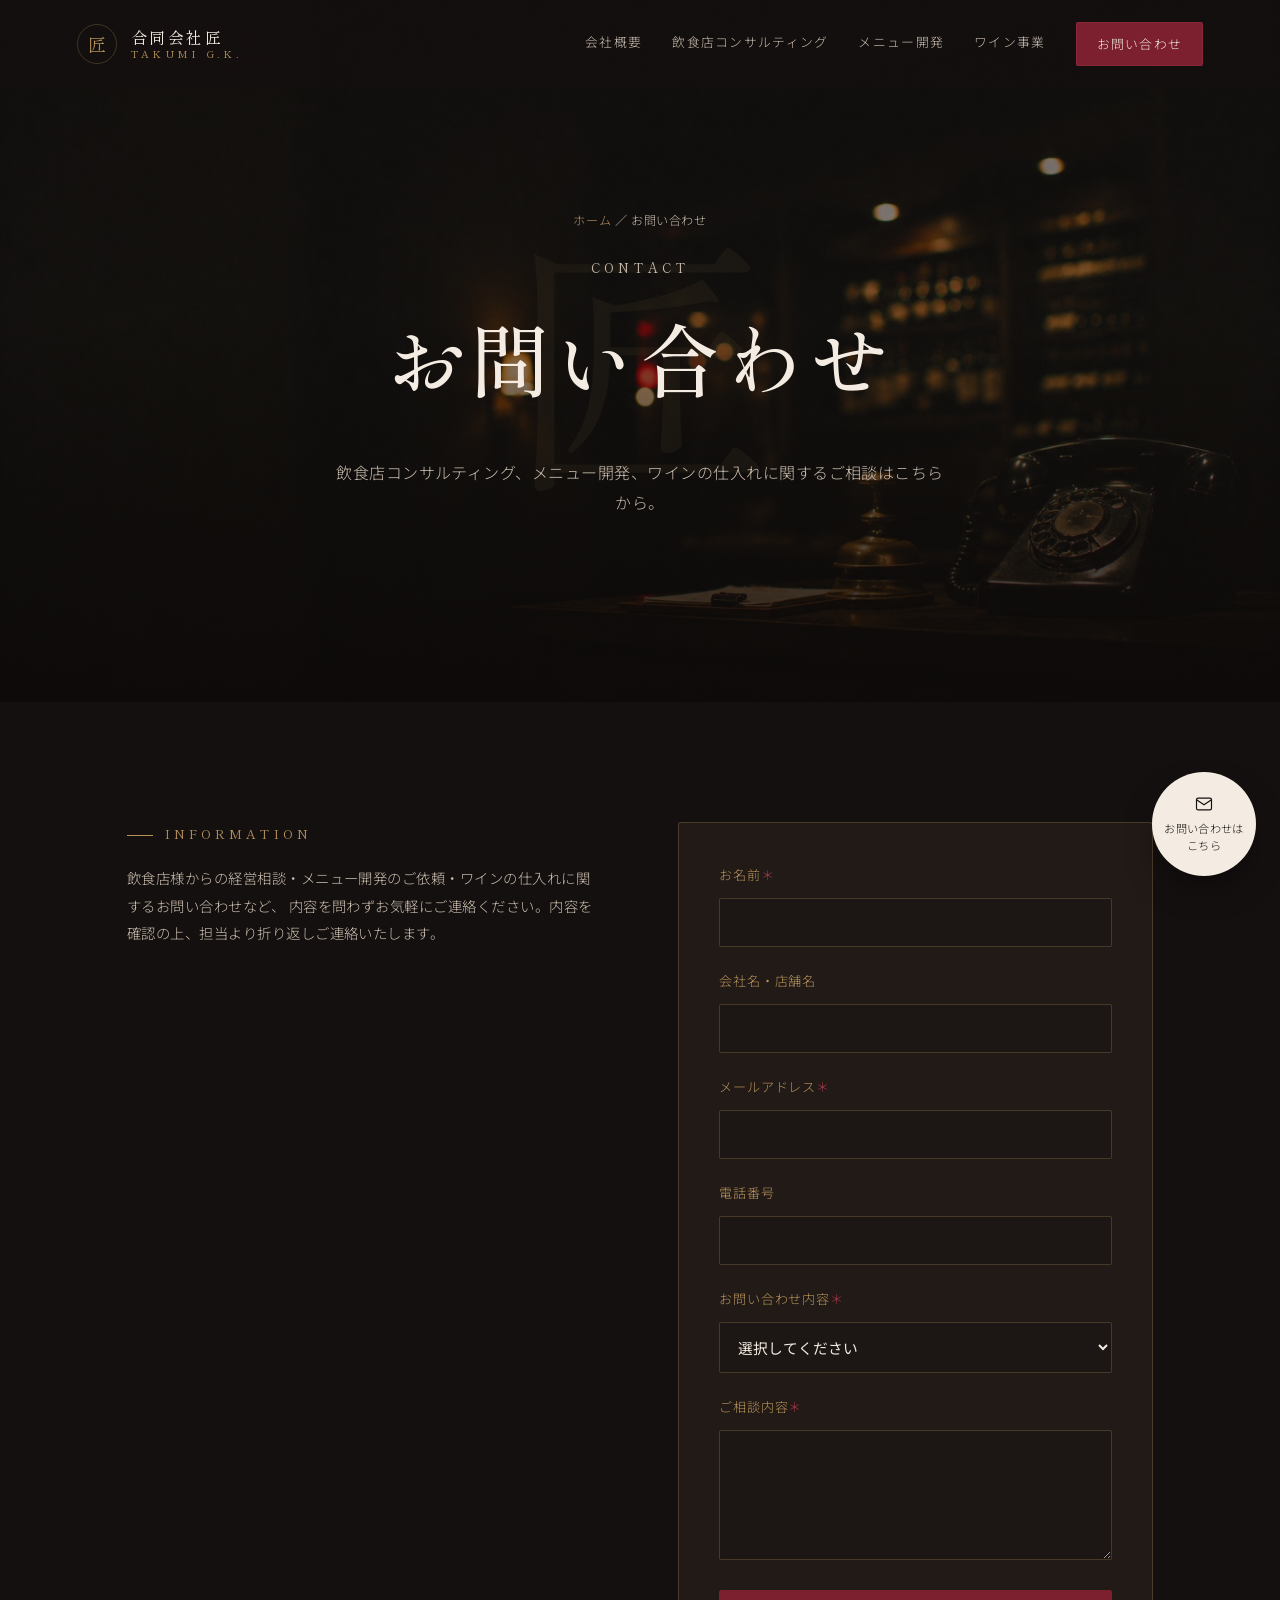
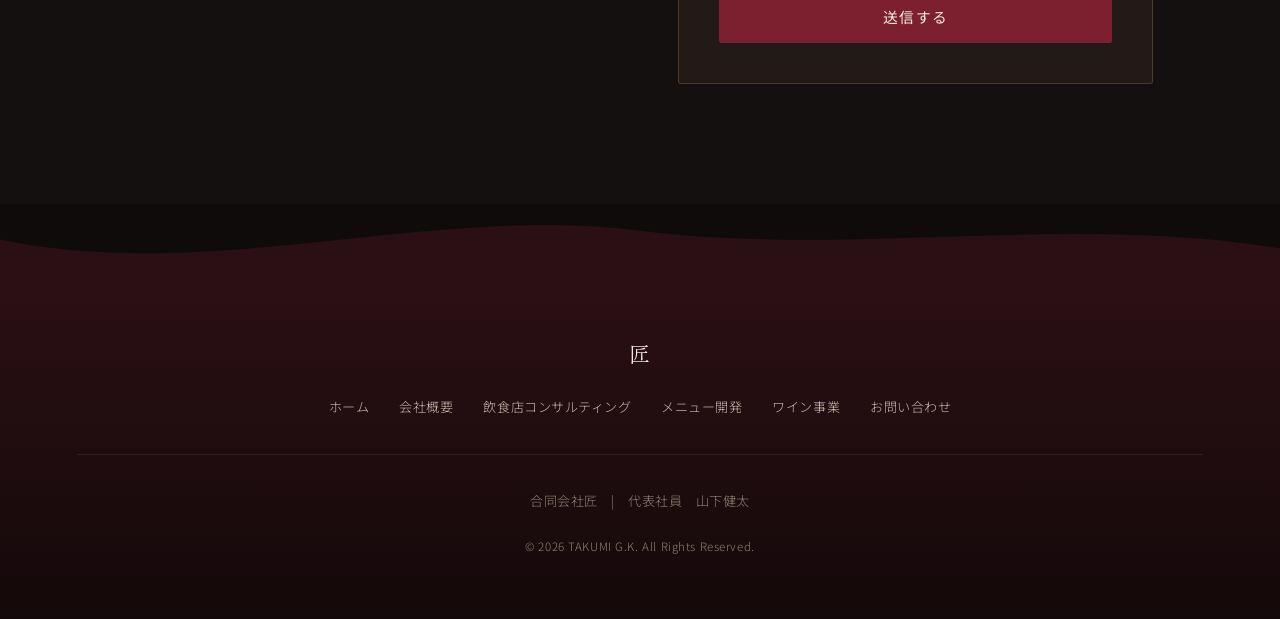
<file: contact.html>
<!DOCTYPE html>
<html lang="ja">
<head>
<meta charset="UTF-8">
<meta name="viewport" content="width=device-width, initial-scale=1.0">
<title>お問い合わせ | 合同会社匠</title>
<meta name="description" content="合同会社匠へのお問い合わせ。飲食店コンサルティング、メニュー開発、ワインの仕入れに関するご相談はこちらから。">
<link rel="icon" href="data:image/svg+xml,%3Csvg xmlns='http://www.w3.org/2000/svg' viewBox='0 0 100 100'%3E%3Crect width='100' height='100' rx='20' fill='%2314100f'/%3E%3Ctext x='50' y='68' font-size='55' text-anchor='middle' fill='%23b8935a' font-family='serif'%3E匠%3C/text%3E%3C/svg%3E">
<link rel="preconnect" href="https://fonts.googleapis.com">
<link rel="preconnect" href="https://fonts.gstatic.com" crossorigin>
<link href="https://fonts.googleapis.com/css2?family=Shippori+Mincho:wght@400;500;600;700&family=Noto+Sans+JP:wght@300;400;500&display=swap" rel="stylesheet">
<link rel="stylesheet" href="css/style.css">
<noscript><style>.reveal{opacity:1!important;transform:none!important;}.hero-eyebrow,.hero-title,.hero-tagline,.hero-cta{opacity:1!important;animation:none!important;}</style></noscript>
</head>
<body id="top">

<div class="loader" id="loader"><span class="loader-mark">匠</span><span class="loader-sub">TAKUMI G.K.</span></div>

<header class="site-header" id="siteHeader">
  <div class="header-inner">
    <a href="index.html" class="brand">
      <span class="brand-mark">匠</span>
      <span class="brand-text">
        <span class="brand-name">合同会社匠</span>
        <span class="brand-sub">TAKUMI G.K.</span>
      </span>
    </a>
    <nav class="main-nav" id="mainNav">
      <a href="about.html">会社概要</a>
      <a href="consulting.html">飲食店コンサルティング</a>
      <a href="menu-development.html">メニュー開発</a>
      <a href="wine.html">ワイン事業</a>
      <a href="contact.html" class="nav-cta active">お問い合わせ</a>
    </nav>
    <button class="nav-toggle" id="navToggle" aria-label="メニュー">
      <span></span><span></span><span></span>
    </button>
  </div>
</header>

<main>

  <section class="page-hero photo-contact">
    <span class="page-hero-ghost">匠</span>
    <p class="breadcrumb"><a href="index.html">ホーム</a> ／ お問い合わせ</p>
    <p class="page-hero-en">Contact</p>
    <h1>お問い合わせ</h1>
    <p>飲食店コンサルティング、メニュー開発、ワインの仕入れに関するご相談はこちらから。</p>
  </section>

  <section>
    <div class="section-inner contact-grid">
      <div class="reveal">
        <p class="section-label">Information</p>
        <p style="font-size:.9rem;">
          飲食店様からの経営相談・メニュー開発のご依頼・ワインの仕入れに関するお問い合わせなど、
          内容を問わずお気軽にご連絡ください。内容を確認の上、担当より折り返しご連絡いたします。
        </p>
      </div>

      <div class="reveal">
        <form class="contact-form" id="contactForm">
          <input type="hidden" name="access_key" value="883ee30e-4f48-45ef-9276-4c869ebc86d6">
          <input type="hidden" name="subject" value="【匠】ウェブサイトからのお問い合わせ">
          <input type="checkbox" name="botcheck" style="display:none" tabindex="-1" autocomplete="off">
          <div class="form-row">
            <label for="name">お名前<span style="color:#a8384a;">＊</span></label>
            <input type="text" id="name" name="name" required>
          </div>
          <div class="form-row">
            <label for="company">会社名・店舗名</label>
            <input type="text" id="company" name="company">
          </div>
          <div class="form-row">
            <label for="email">メールアドレス<span style="color:#a8384a;">＊</span></label>
            <input type="email" id="email" name="email" required>
          </div>
          <div class="form-row">
            <label for="tel">電話番号</label>
            <input type="tel" id="tel" name="tel">
          </div>
          <div class="form-row">
            <label for="category">お問い合わせ内容<span style="color:#a8384a;">＊</span></label>
            <select id="category" name="category" required>
              <option value="">選択してください</option>
              <option value="consulting">飲食店コンサルティングについて</option>
              <option value="menu">メニュー開発について</option>
              <option value="wine">ワインの仕入れについて</option>
              <option value="other">その他</option>
            </select>
          </div>
          <div class="form-row">
            <label for="message">ご相談内容<span style="color:#a8384a;">＊</span></label>
            <textarea id="message" name="message" required></textarea>
          </div>
          <button type="submit" class="submit-btn">送信する</button>
          <p class="form-status" id="formStatus" role="status" aria-live="polite"></p>
        </form>
      </div>
    </div>
  </section>

</main>

<footer class="site-footer">
  <svg class="footer-wave" viewBox="0 0 1440 100" preserveAspectRatio="none" xmlns="http://www.w3.org/2000/svg">
    <path fill="#2a0f14" d="M0,40 C240,90 480,0 720,30 C960,60 1200,10 1440,50 L1440,100 L0,100 Z"></path>
  </svg>
  <div class="footer-inner">
    <p class="footer-brand">匠</p>
    <nav class="footer-nav">
      <a href="index.html">ホーム</a>
      <a href="about.html">会社概要</a>
      <a href="consulting.html">飲食店コンサルティング</a>
      <a href="menu-development.html">メニュー開発</a>
      <a href="wine.html">ワイン事業</a>
      <a href="contact.html">お問い合わせ</a>
    </nav>
    <p class="footer-meta">合同会社匠　|　代表社員　山下健太</p>
    <p class="copyright">&copy; <span id="year"></span> TAKUMI G.K. All Rights Reserved.</p>
  </div>
</footer>

<a href="contact.html" class="floating-cta">
  <svg viewBox="0 0 24 24" fill="none" stroke="currentColor" stroke-width="1.4" stroke-linecap="round" stroke-linejoin="round"><rect x="3" y="5" width="18" height="14" rx="2"/><path d="m3 7 9 6 9-6"/></svg>
  お問い合わせは<br>こちら
</a>

<script src="js/script.js"></script>
</body>
</html>
</file>
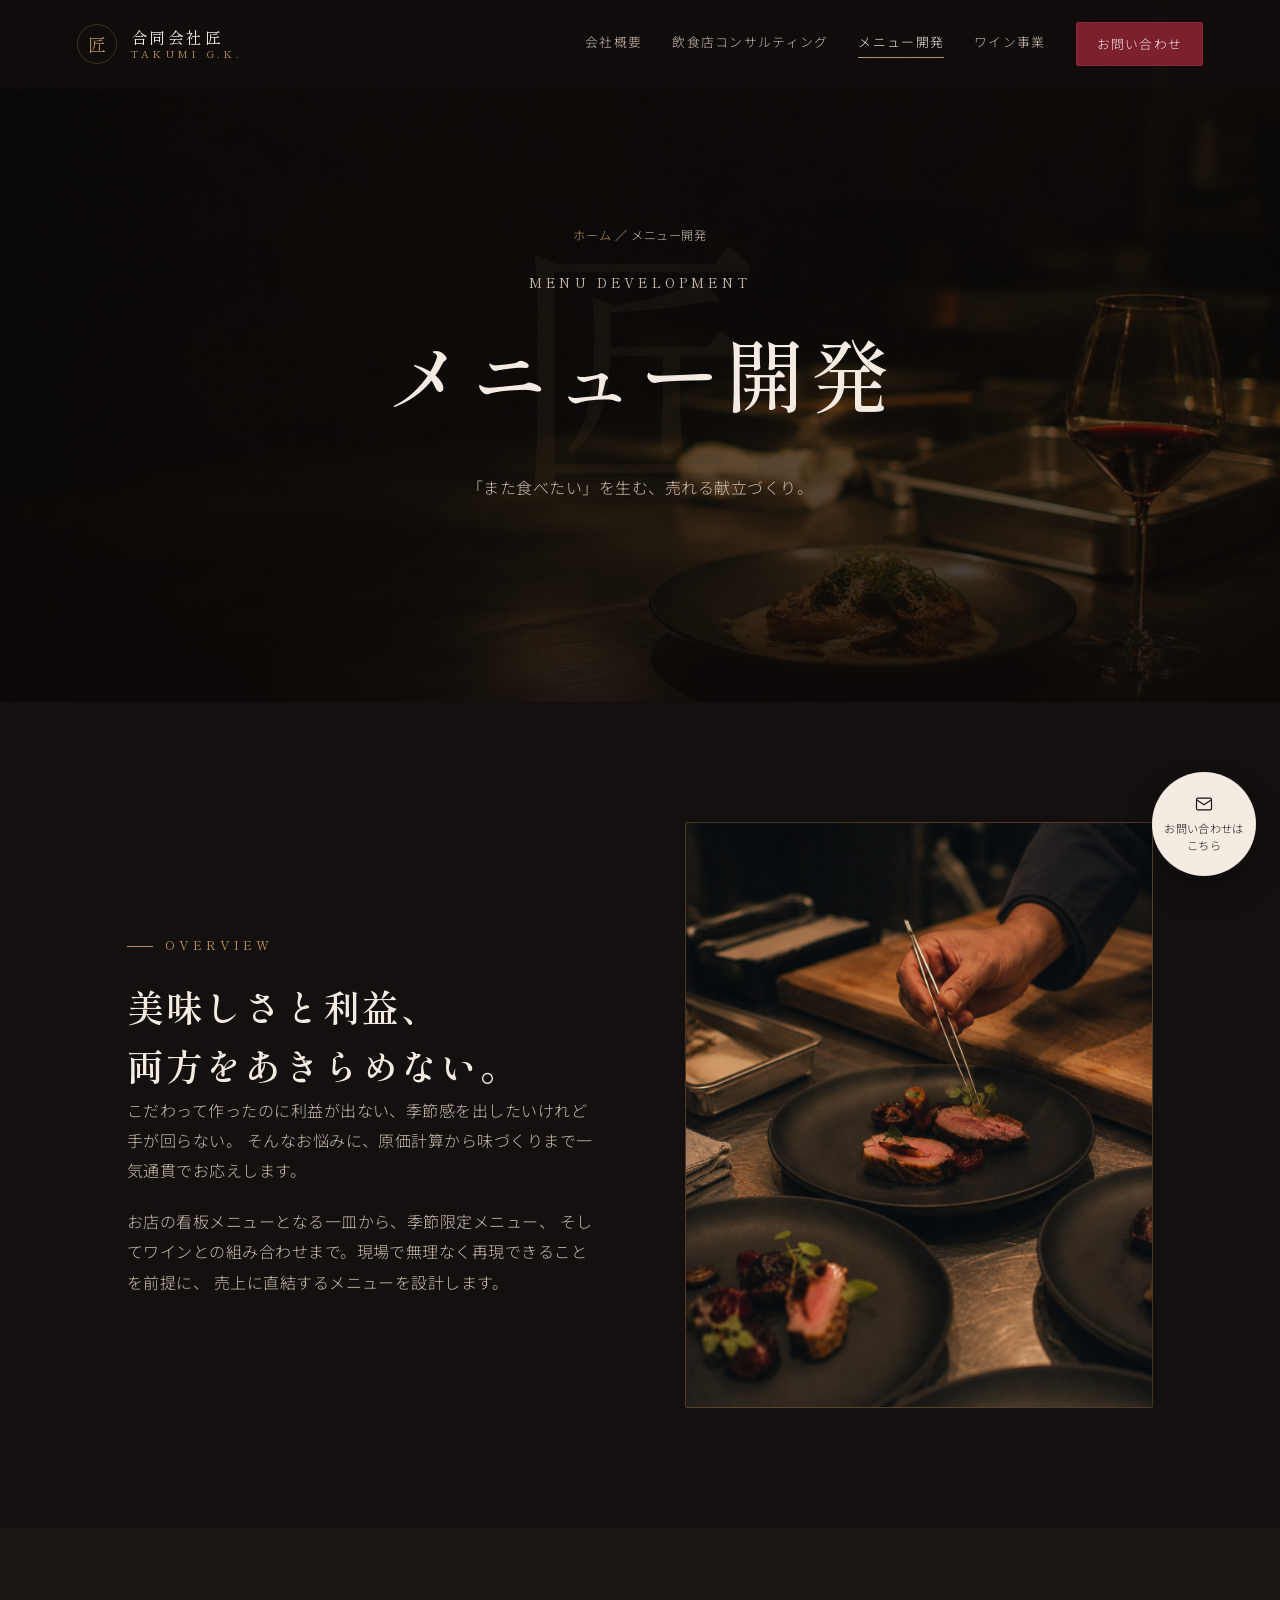
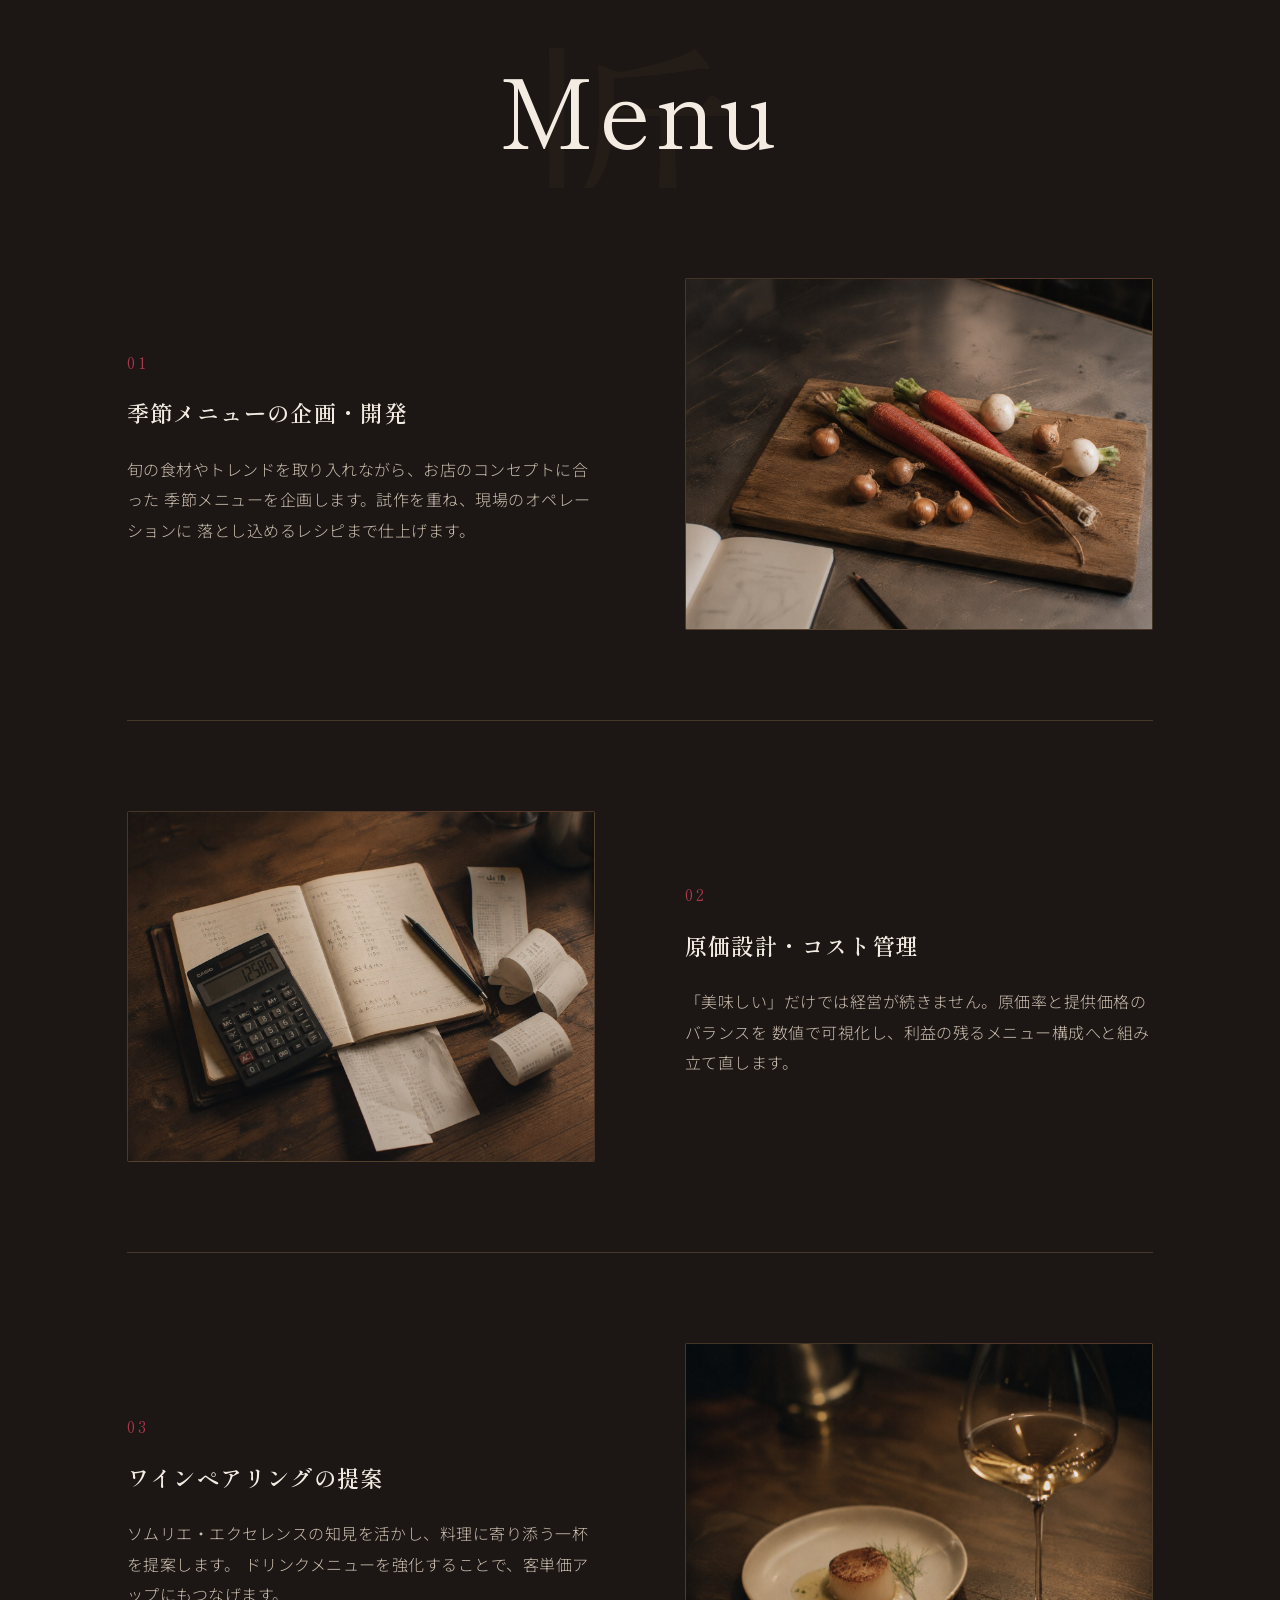
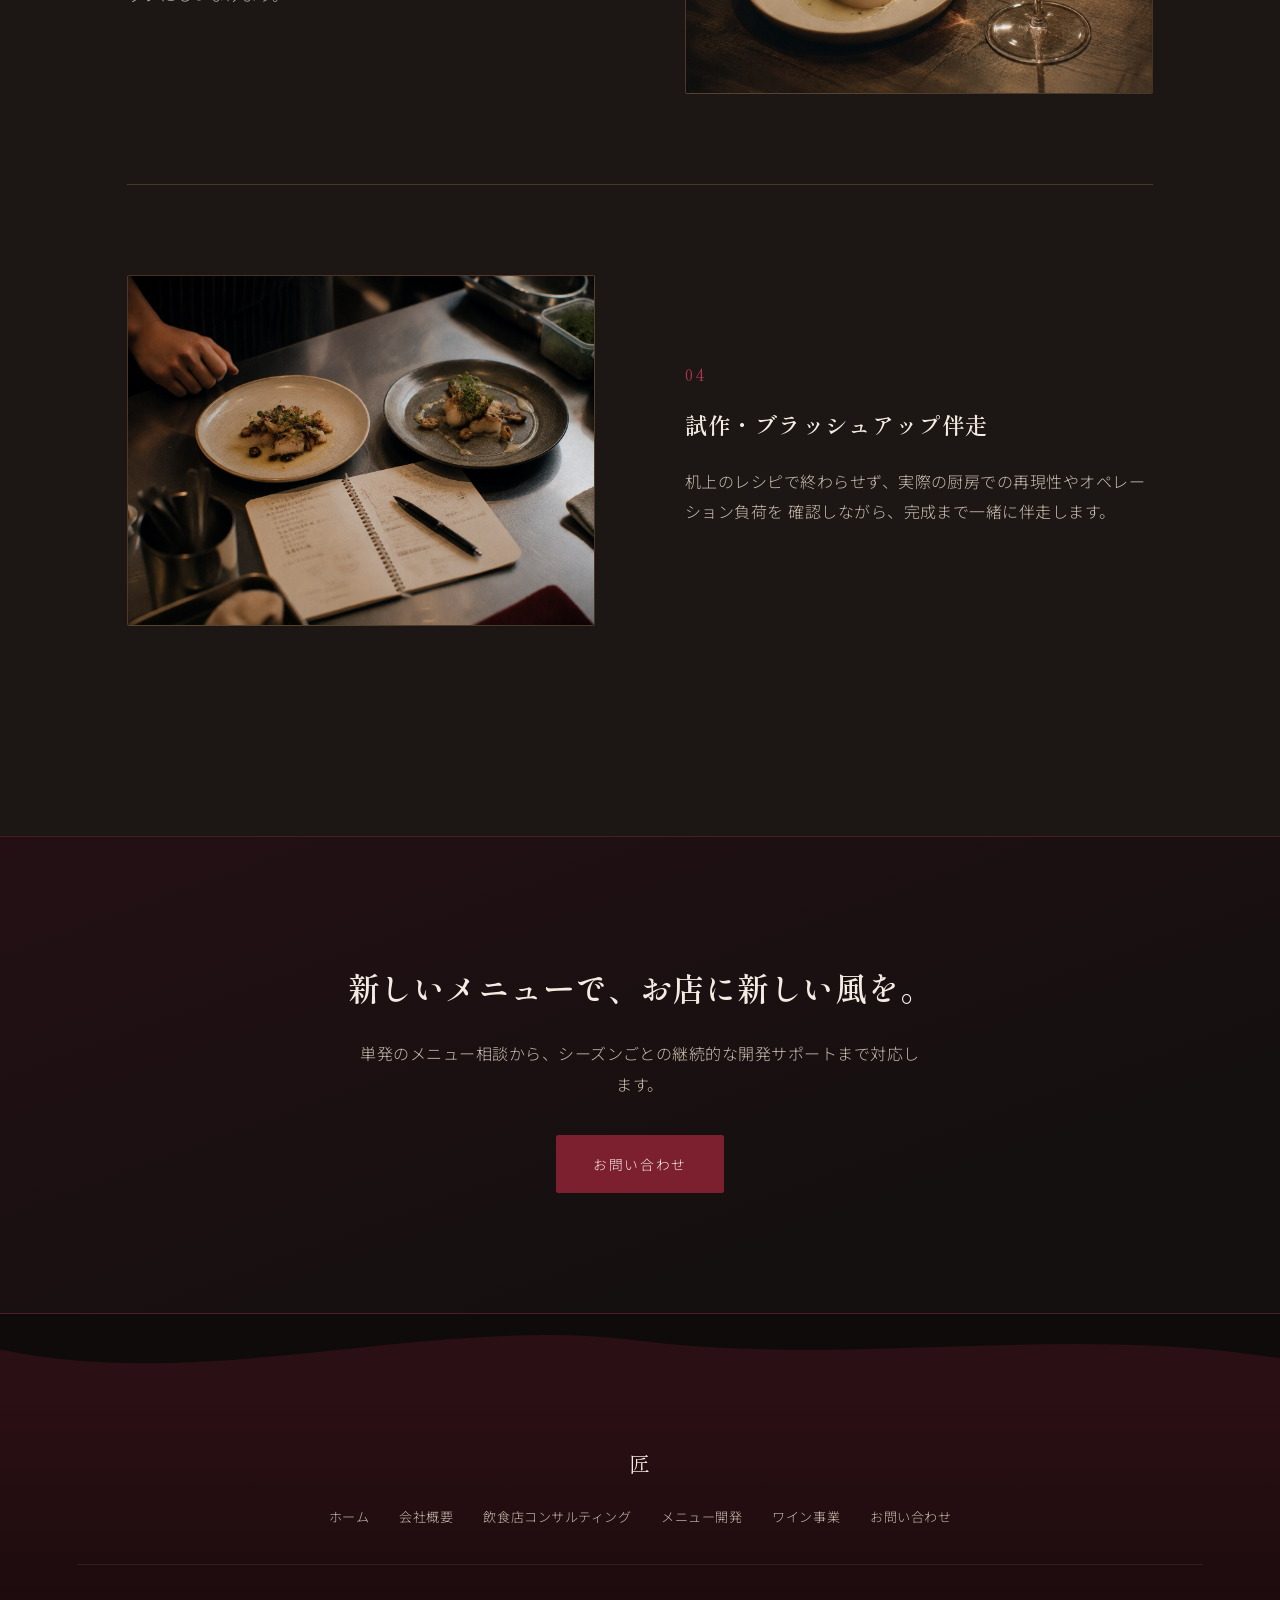
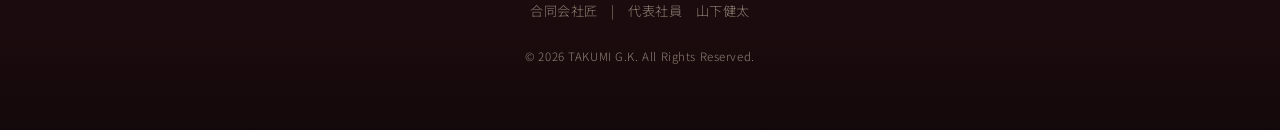
<file: menu-development.html>
<!DOCTYPE html>
<html lang="ja">
<head>
<meta charset="UTF-8">
<meta name="viewport" content="width=device-width, initial-scale=1.0">
<title>メニュー開発 | 合同会社匠</title>
<meta name="description" content="合同会社匠のメニュー開発事業。季節に合わせた商品設計、原価管理、ワインペアリングの提案まで、売れる献立づくりを支援します。">
<link rel="icon" href="data:image/svg+xml,%3Csvg xmlns='http://www.w3.org/2000/svg' viewBox='0 0 100 100'%3E%3Crect width='100' height='100' rx='20' fill='%2314100f'/%3E%3Ctext x='50' y='68' font-size='55' text-anchor='middle' fill='%23b8935a' font-family='serif'%3E匠%3C/text%3E%3C/svg%3E">
<link rel="preconnect" href="https://fonts.googleapis.com">
<link rel="preconnect" href="https://fonts.gstatic.com" crossorigin>
<link href="https://fonts.googleapis.com/css2?family=Shippori+Mincho:wght@400;500;600;700&family=Noto+Sans+JP:wght@300;400;500&display=swap" rel="stylesheet">
<link rel="stylesheet" href="css/style.css">
<noscript><style>.reveal{opacity:1!important;transform:none!important;}.hero-eyebrow,.hero-title,.hero-tagline,.hero-cta{opacity:1!important;animation:none!important;}</style></noscript>
</head>
<body id="top">

<div class="loader" id="loader"><span class="loader-mark">匠</span><span class="loader-sub">TAKUMI G.K.</span></div>

<header class="site-header" id="siteHeader">
  <div class="header-inner">
    <a href="index.html" class="brand">
      <span class="brand-mark">匠</span>
      <span class="brand-text">
        <span class="brand-name">合同会社匠</span>
        <span class="brand-sub">TAKUMI G.K.</span>
      </span>
    </a>
    <nav class="main-nav" id="mainNav">
      <a href="about.html">会社概要</a>
      <a href="consulting.html">飲食店コンサルティング</a>
      <a href="menu-development.html" class="active">メニュー開発</a>
      <a href="wine.html">ワイン事業</a>
      <a href="contact.html" class="nav-cta">お問い合わせ</a>
    </nav>
    <button class="nav-toggle" id="navToggle" aria-label="メニュー">
      <span></span><span></span><span></span>
    </button>
  </div>
</header>

<main>

  <section class="page-hero photo-menu">
    <span class="page-hero-ghost">匠</span>
    <p class="breadcrumb"><a href="index.html">ホーム</a> ／ メニュー開発</p>
    <p class="page-hero-en">Menu Development</p>
    <h1>メニュー開発</h1>
    <p>「また食べたい」を生む、売れる献立づくり。</p>
  </section>

  <section>
    <div class="section-inner split-grid">
      <div class="split-text reveal">
        <p class="section-label">Overview</p>
        <h2 class="section-title">美味しさと利益、<br>両方をあきらめない。</h2>
        <p class="lead">
          こだわって作ったのに利益が出ない、季節感を出したいけれど手が回らない。
          そんなお悩みに、原価計算から味づくりまで一気通貫でお応えします。
        </p>
        <p>
          お店の看板メニューとなる一皿から、季節限定メニュー、
          そしてワインとの組み合わせまで。現場で無理なく再現できることを前提に、
          売上に直結するメニューを設計します。
        </p>
      </div>
      <div class="split-visual reveal">
        <img src="images/menu-split.jpg" alt="厨房で試作中のメニュー">
      </div>
    </div>
  </section>

  <section class="bg-alt">
    <div class="giant-title-wrap reveal">
      <span class="ghost">匠</span>
      <h2 class="giant-title">Menu</h2>
    </div>
    <div class="section-inner">

      <div class="detail-block reveal">
        <div>
          <span class="detail-num">01</span>
          <h3>季節メニューの企画・開発</h3>
          <p>
            旬の食材やトレンドを取り入れながら、お店のコンセプトに合った
            季節メニューを企画します。試作を重ね、現場のオペレーションに
            落とし込めるレシピまで仕上げます。
          </p>
        </div>
        <div class="detail-visual">
          <img src="images/menu-detail-01-seasonal.jpg" alt="旬の根菜と栗、試作段階のメモ">
        </div>
      </div>

      <div class="detail-block reverse reveal">
        <div>
          <span class="detail-num">02</span>
          <h3>原価設計・コスト管理</h3>
          <p>
            「美味しい」だけでは経営が続きません。原価率と提供価格のバランスを
            数値で可視化し、利益の残るメニュー構成へと組み立て直します。
          </p>
        </div>
        <div class="detail-visual">
          <img src="images/menu-detail-02-cost.jpg" alt="原価計算のノートと電卓">
        </div>
      </div>

      <div class="detail-block reveal">
        <div>
          <span class="detail-num">03</span>
          <h3>ワインペアリングの提案</h3>
          <p>
            ソムリエ・エクセレンスの知見を活かし、料理に寄り添う一杯を提案します。
            ドリンクメニューを強化することで、客単価アップにもつなげます。
          </p>
        </div>
        <div class="detail-visual">
          <img src="images/menu-detail-03-pairing.jpg" alt="帆立のポワレと白ワインのペアリング">
        </div>
      </div>

      <div class="detail-block reverse reveal">
        <div>
          <span class="detail-num">04</span>
          <h3>試作・ブラッシュアップ伴走</h3>
          <p>
            机上のレシピで終わらせず、実際の厨房での再現性やオペレーション負荷を
            確認しながら、完成まで一緒に伴走します。
          </p>
        </div>
        <div class="detail-visual">
          <img src="images/menu-detail-04-support.jpg" alt="試作皿と走り書きのメモ">
        </div>
      </div>

    </div>
  </section>

  <section class="cta-band">
    <div class="section-inner reveal">
      <h2>新しいメニューで、お店に新しい風を。</h2>
      <p>単発のメニュー相談から、シーズンごとの継続的な開発サポートまで対応します。</p>
      <div class="cta-buttons">
        <a href="contact.html" class="btn btn-primary">お問い合わせ</a>
      </div>
    </div>
  </section>

</main>

<footer class="site-footer">
  <svg class="footer-wave" viewBox="0 0 1440 100" preserveAspectRatio="none" xmlns="http://www.w3.org/2000/svg">
    <path fill="#2a0f14" d="M0,40 C240,90 480,0 720,30 C960,60 1200,10 1440,50 L1440,100 L0,100 Z"></path>
  </svg>
  <div class="footer-inner">
    <p class="footer-brand">匠</p>
    <nav class="footer-nav">
      <a href="index.html">ホーム</a>
      <a href="about.html">会社概要</a>
      <a href="consulting.html">飲食店コンサルティング</a>
      <a href="menu-development.html">メニュー開発</a>
      <a href="wine.html">ワイン事業</a>
      <a href="contact.html">お問い合わせ</a>
    </nav>
    <p class="footer-meta">合同会社匠　|　代表社員　山下健太</p>
    <p class="copyright">&copy; <span id="year"></span> TAKUMI G.K. All Rights Reserved.</p>
  </div>
</footer>

<a href="contact.html" class="floating-cta">
  <svg viewBox="0 0 24 24" fill="none" stroke="currentColor" stroke-width="1.4" stroke-linecap="round" stroke-linejoin="round"><rect x="3" y="5" width="18" height="14" rx="2"/><path d="m3 7 9 6 9-6"/></svg>
  お問い合わせは<br>こちら
</a>

<script src="js/script.js"></script>
</body>
</html>
</file>
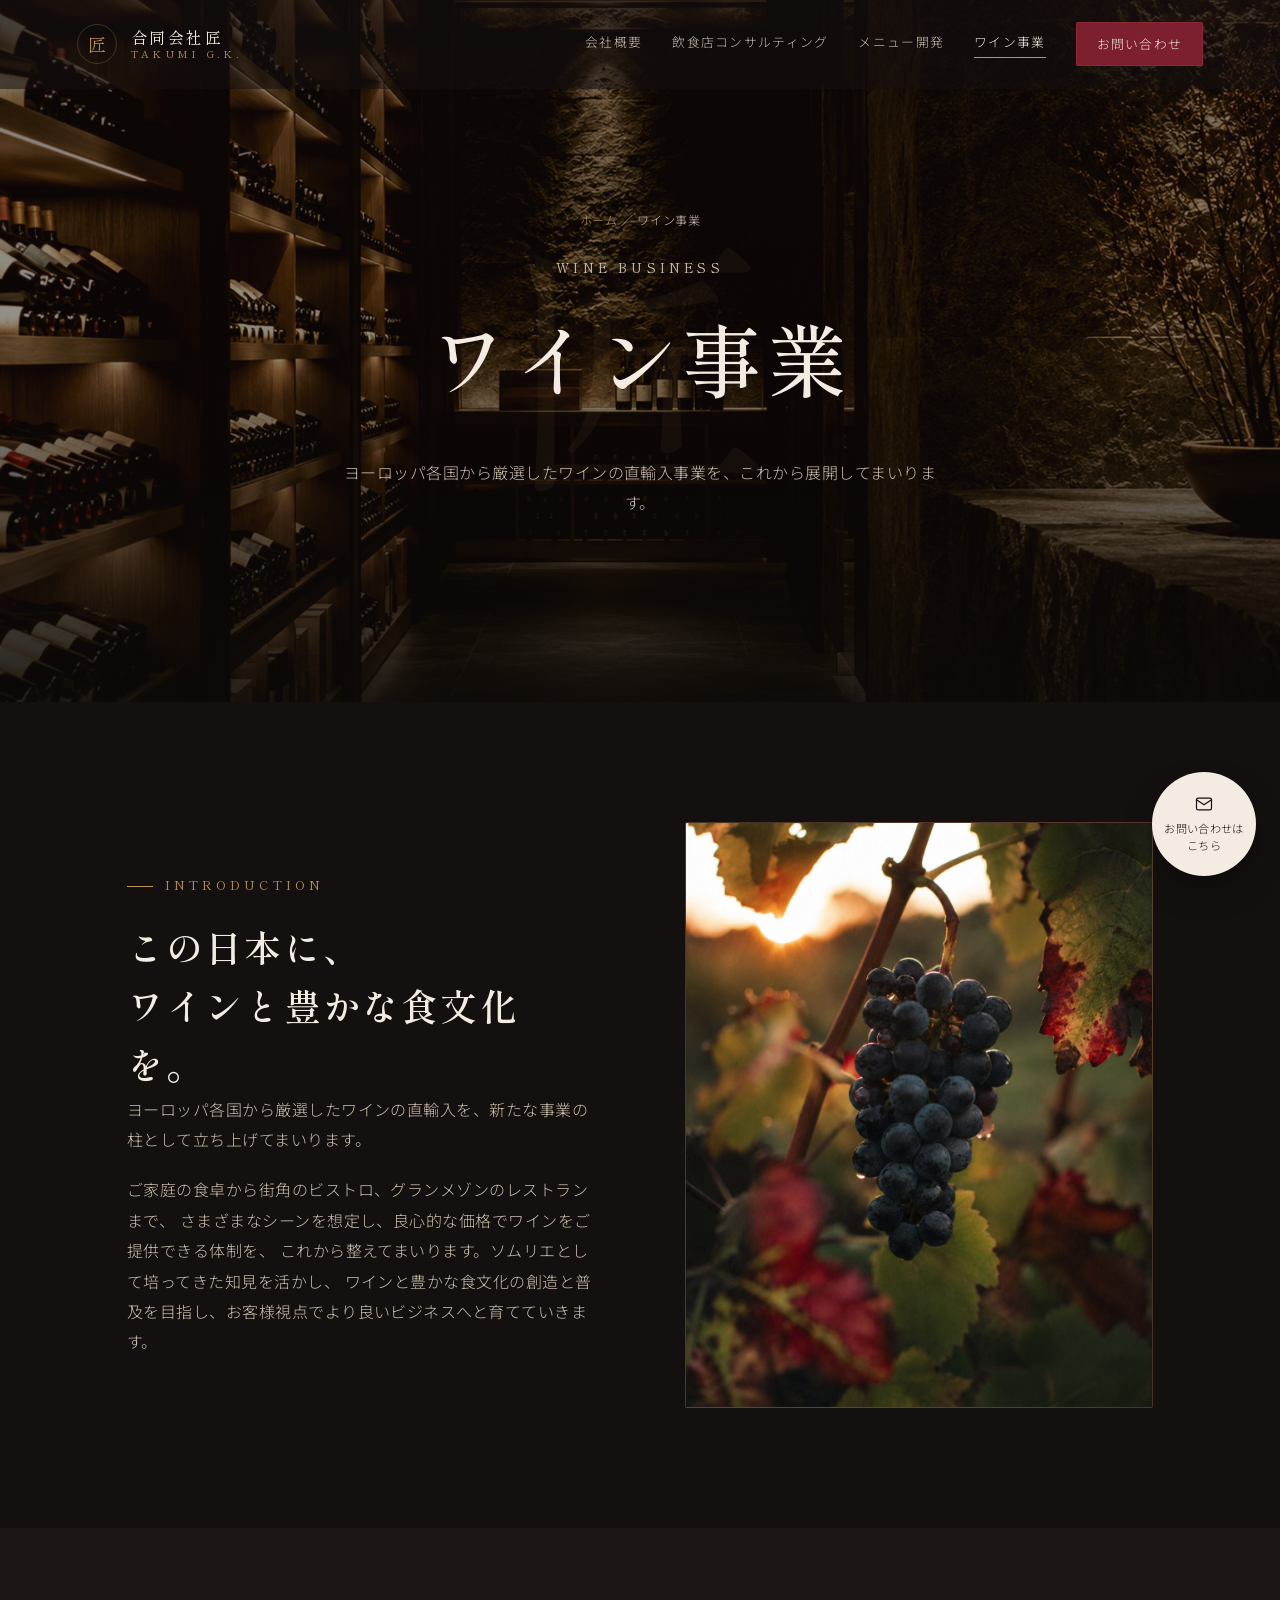
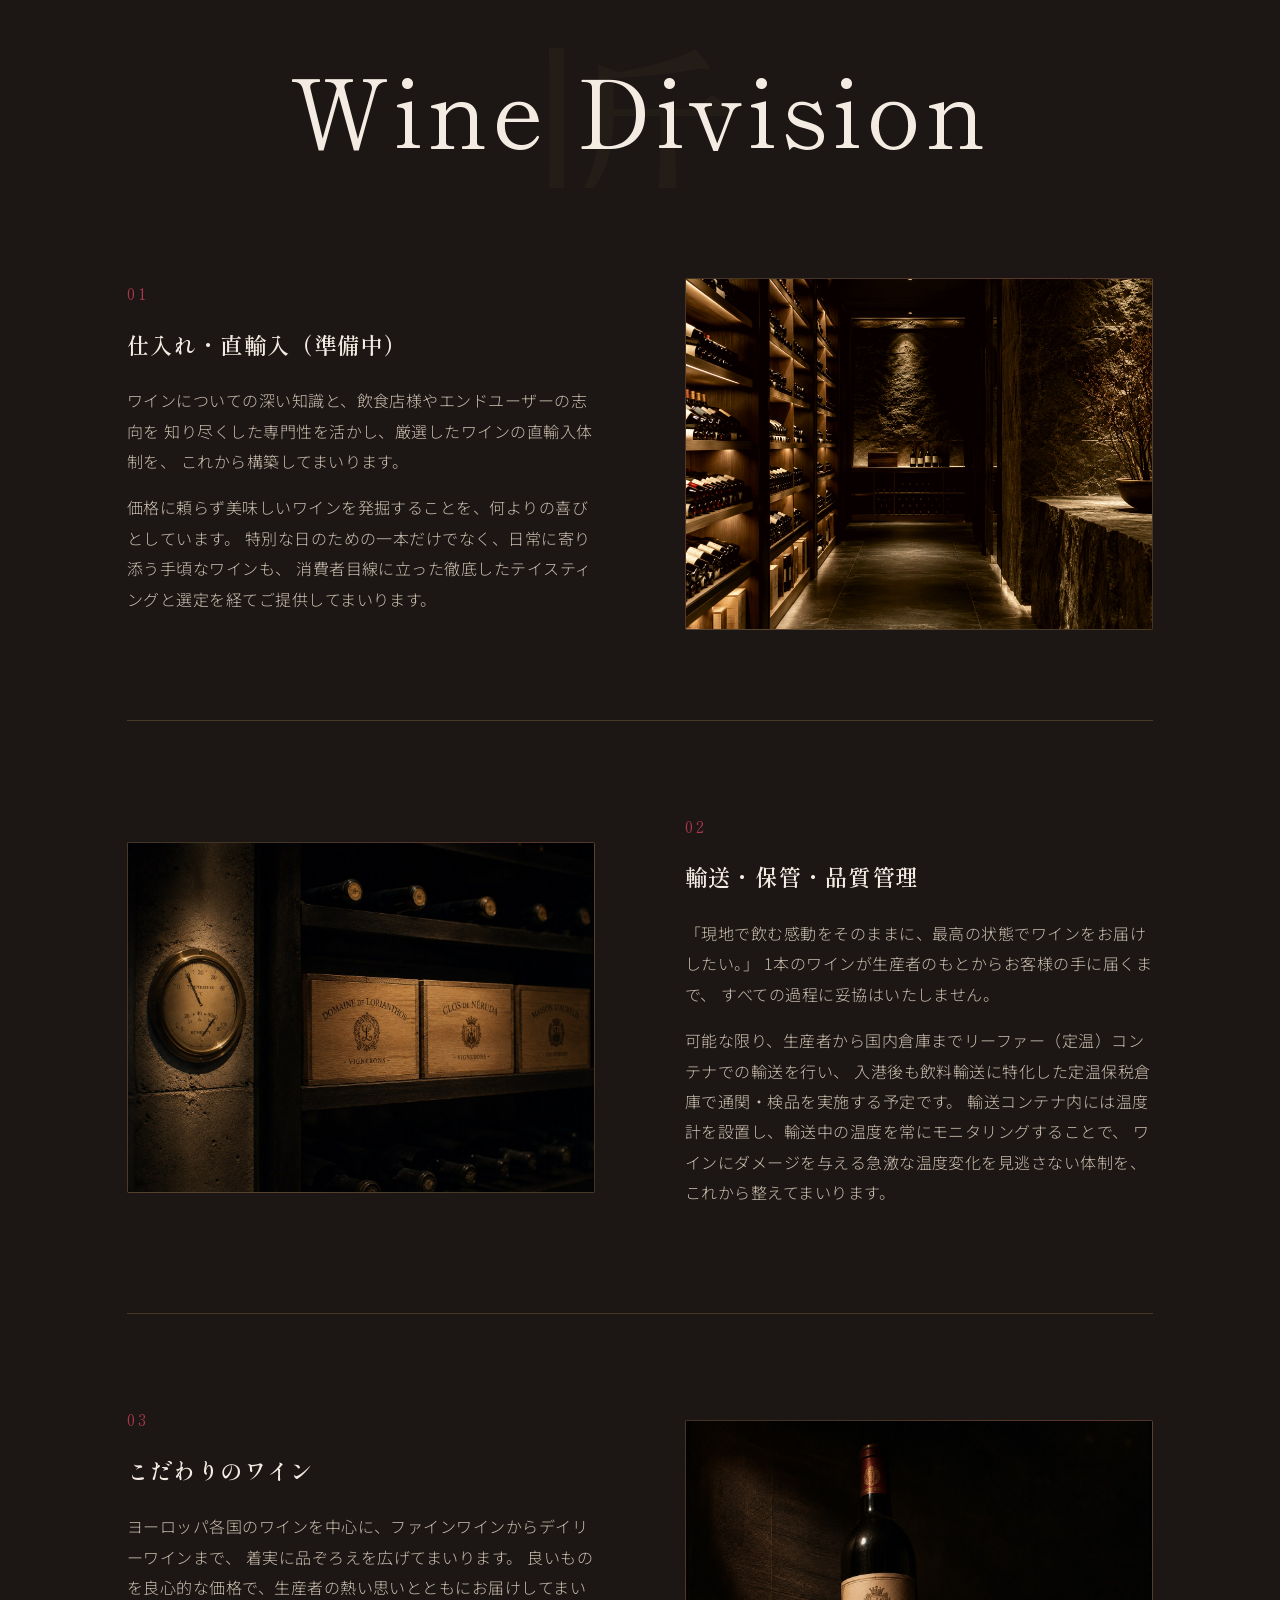
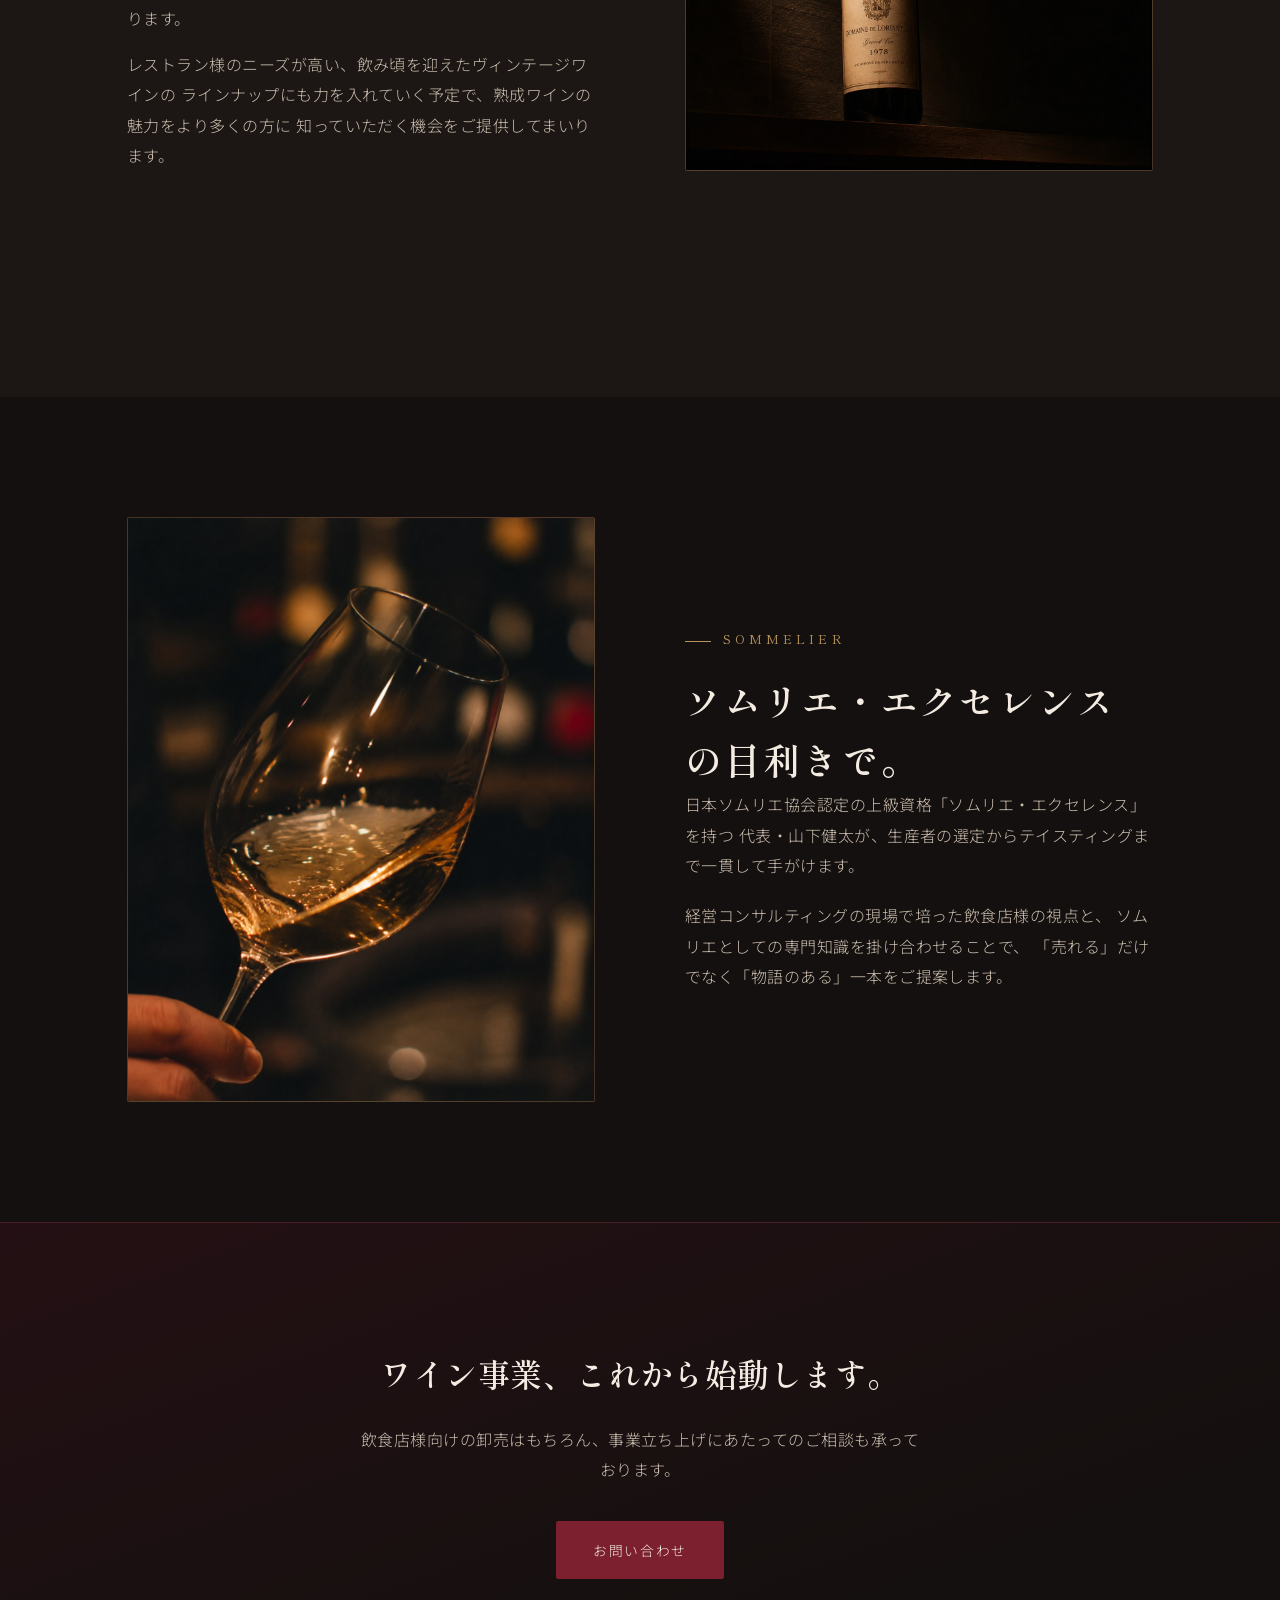
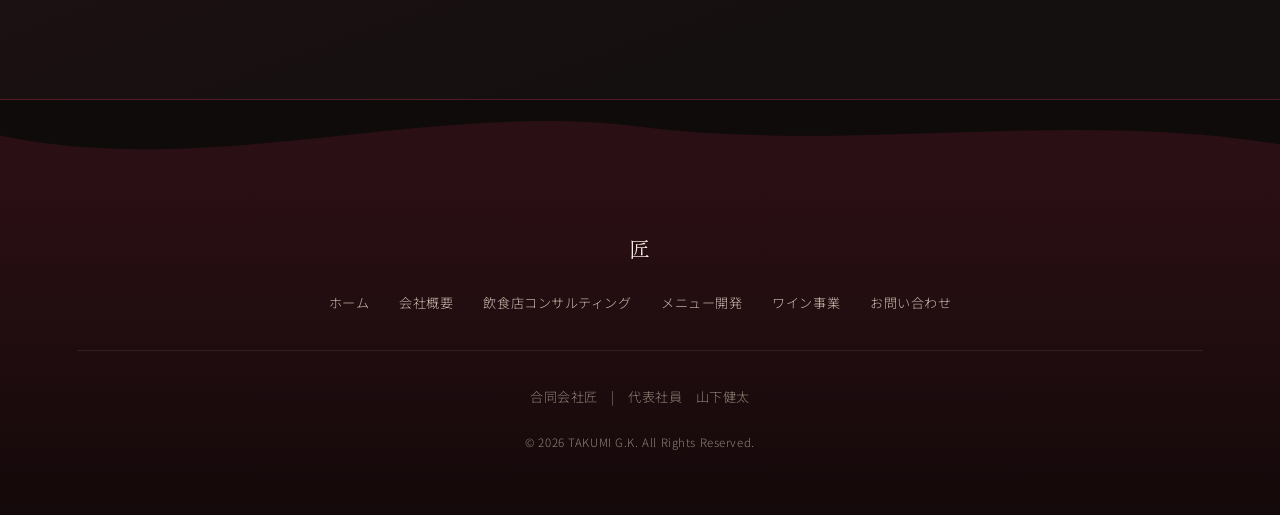
<file: wine.html>
<!DOCTYPE html>
<html lang="ja">
<head>
<meta charset="UTF-8">
<meta name="viewport" content="width=device-width, initial-scale=1.0">
<title>ワイン事業 | 合同会社匠</title>
<meta name="description" content="合同会社匠が新たに立ち上げるワイン事業。ヨーロッパ各国から厳選したワインの直輸入、丁寧な輸送・保管の品質管理を、ソムリエ・エクセレンスの目利きのもとで実現し、飲食店様に良心的な価格でお届けしてまいります。">
<link rel="icon" href="data:image/svg+xml,%3Csvg xmlns='http://www.w3.org/2000/svg' viewBox='0 0 100 100'%3E%3Crect width='100' height='100' rx='20' fill='%2314100f'/%3E%3Ctext x='50' y='68' font-size='55' text-anchor='middle' fill='%23b8935a' font-family='serif'%3E匠%3C/text%3E%3C/svg%3E">
<link rel="preconnect" href="https://fonts.googleapis.com">
<link rel="preconnect" href="https://fonts.gstatic.com" crossorigin>
<link href="https://fonts.googleapis.com/css2?family=Shippori+Mincho:wght@400;500;600;700&family=Noto+Sans+JP:wght@300;400;500&display=swap" rel="stylesheet">
<link rel="stylesheet" href="css/style.css">
<noscript><style>.reveal{opacity:1!important;transform:none!important;}.hero-eyebrow,.hero-title,.hero-tagline,.hero-cta{opacity:1!important;animation:none!important;}</style></noscript>
</head>
<body id="top">

<div class="loader" id="loader"><span class="loader-mark">匠</span><span class="loader-sub">TAKUMI G.K.</span></div>

<header class="site-header" id="siteHeader">
  <div class="header-inner">
    <a href="index.html" class="brand">
      <span class="brand-mark">匠</span>
      <span class="brand-text">
        <span class="brand-name">合同会社匠</span>
        <span class="brand-sub">TAKUMI G.K.</span>
      </span>
    </a>
    <nav class="main-nav" id="mainNav">
      <a href="about.html">会社概要</a>
      <a href="consulting.html">飲食店コンサルティング</a>
      <a href="menu-development.html">メニュー開発</a>
      <a href="wine.html" class="active">ワイン事業</a>
      <a href="contact.html" class="nav-cta">お問い合わせ</a>
    </nav>
    <button class="nav-toggle" id="navToggle" aria-label="メニュー">
      <span></span><span></span><span></span>
    </button>
  </div>
</header>

<main>

  <section class="page-hero photo-wine">
    <span class="page-hero-ghost">匠</span>
    <p class="breadcrumb"><a href="index.html">ホーム</a> ／ ワイン事業</p>
    <p class="page-hero-en">Wine Business</p>
    <h1>ワイン事業</h1>
    <p>ヨーロッパ各国から厳選したワインの直輸入事業を、これから展開してまいります。</p>
  </section>

  <section>
    <div class="section-inner split-grid">
      <div class="split-text reveal">
        <p class="section-label">Introduction</p>
        <h2 class="section-title">この日本に、<br>ワインと豊かな食文化を。</h2>
        <p class="lead">
          ヨーロッパ各国から厳選したワインの直輸入を、新たな事業の柱として立ち上げてまいります。
        </p>
        <p>
          ご家庭の食卓から街角のビストロ、グランメゾンのレストランまで、
          さまざまなシーンを想定し、良心的な価格でワインをご提供できる体制を、
          これから整えてまいります。ソムリエとして培ってきた知見を活かし、
          ワインと豊かな食文化の創造と普及を目指し、お客様視点でより良いビジネスへと育てていきます。
        </p>
      </div>
      <div class="split-visual reveal">
        <img src="images/wine-split-vineyard.jpg" alt="逆光のオーガニックぶどう畑">
      </div>
    </div>
  </section>

  <section class="bg-alt">
    <div class="giant-title-wrap reveal">
      <span class="ghost">匠</span>
      <h2 class="giant-title">Wine Division</h2>
    </div>
    <div class="section-inner">

      <div class="detail-block reveal">
        <div>
          <span class="detail-num">01</span>
          <h3>仕入れ・直輸入（準備中）</h3>
          <p>
            ワインについての深い知識と、飲食店様やエンドユーザーの志向を
            知り尽くした専門性を活かし、厳選したワインの直輸入体制を、
            これから構築してまいります。
          </p>
          <p>
            価格に頼らず美味しいワインを発掘することを、何よりの喜びとしています。
            特別な日のための一本だけでなく、日常に寄り添う手頃なワインも、
            消費者目線に立った徹底したテイスティングと選定を経てご提供してまいります。
          </p>
        </div>
        <div class="detail-visual">
          <img src="images/wine-cellar-corridor.jpg" alt="ワインセラーの様子" loading="lazy">
        </div>
      </div>

      <div class="detail-block reverse reveal">
        <div>
          <span class="detail-num">02</span>
          <h3>輸送・保管・品質管理</h3>
          <p>
            「現地で飲む感動をそのままに、最高の状態でワインをお届けしたい。」
            1本のワインが生産者のもとからお客様の手に届くまで、
            すべての過程に妥協はいたしません。
          </p>
          <p>
            可能な限り、生産者から国内倉庫までリーファー（定温）コンテナでの輸送を行い、
            入港後も飲料輸送に特化した定温保税倉庫で通関・検品を実施する予定です。
            輸送コンテナ内には温度計を設置し、輸送中の温度を常にモニタリングすることで、
            ワインにダメージを与える急激な温度変化を見逃さない体制を、これから整えてまいります。
          </p>
        </div>
        <div class="detail-visual">
          <img src="images/wine-detail-02-storage.jpg" alt="真鍮の温湿度計とワインクレート">
        </div>
      </div>

      <div class="detail-block reveal">
        <div>
          <span class="detail-num">03</span>
          <h3>こだわりのワイン</h3>
          <p>
            ヨーロッパ各国のワインを中心に、ファインワインからデイリーワインまで、
            着実に品ぞろえを広げてまいります。
            良いものを良心的な価格で、生産者の熱い思いとともにお届けしてまいります。
          </p>
          <p>
            レストラン様のニーズが高い、飲み頃を迎えたヴィンテージワインの
            ラインナップにも力を入れていく予定で、熟成ワインの魅力をより多くの方に
            知っていただく機会をご提供してまいります。
          </p>
        </div>
        <div class="detail-visual">
          <img src="images/wine-detail-03-vintage.jpg" alt="熟成ヴィンテージワインのボトル">
        </div>
      </div>

    </div>
  </section>

  <section>
    <div class="section-inner split-grid">
      <div class="split-visual reveal">
        <img src="images/wine-split-sommelier.jpg" alt="グラスを傾けるソムリエの手元">
      </div>
      <div class="split-text reveal">
        <p class="section-label">Sommelier</p>
        <h2 class="section-title">ソムリエ・エクセレンスの目利きで。</h2>
        <p class="lead">
          日本ソムリエ協会認定の上級資格「ソムリエ・エクセレンス」を持つ
          代表・山下健太が、生産者の選定からテイスティングまで一貫して手がけます。
        </p>
        <p>
          経営コンサルティングの現場で培った飲食店様の視点と、
          ソムリエとしての専門知識を掛け合わせることで、
          「売れる」だけでなく「物語のある」一本をご提案します。
        </p>
      </div>
    </div>
  </section>

  <section class="cta-band">
    <div class="section-inner reveal">
      <h2>ワイン事業、これから始動します。</h2>
      <p>飲食店様向けの卸売はもちろん、事業立ち上げにあたってのご相談も承っております。</p>
      <div class="cta-buttons">
        <a href="contact.html" class="btn btn-primary">お問い合わせ</a>
      </div>
    </div>
  </section>

</main>

<footer class="site-footer">
  <svg class="footer-wave" viewBox="0 0 1440 100" preserveAspectRatio="none" xmlns="http://www.w3.org/2000/svg">
    <path fill="#2a0f14" d="M0,40 C240,90 480,0 720,30 C960,60 1200,10 1440,50 L1440,100 L0,100 Z"></path>
  </svg>
  <div class="footer-inner">
    <p class="footer-brand">匠</p>
    <nav class="footer-nav">
      <a href="index.html">ホーム</a>
      <a href="about.html">会社概要</a>
      <a href="consulting.html">飲食店コンサルティング</a>
      <a href="menu-development.html">メニュー開発</a>
      <a href="wine.html">ワイン事業</a>
      <a href="contact.html">お問い合わせ</a>
    </nav>
    <p class="footer-meta">合同会社匠　|　代表社員　山下健太</p>
    <p class="copyright">&copy; <span id="year"></span> TAKUMI G.K. All Rights Reserved.</p>
  </div>
</footer>

<a href="contact.html" class="floating-cta">
  <svg viewBox="0 0 24 24" fill="none" stroke="currentColor" stroke-width="1.4" stroke-linecap="round" stroke-linejoin="round"><rect x="3" y="5" width="18" height="14" rx="2"/><path d="m3 7 9 6 9-6"/></svg>
  お問い合わせは<br>こちら
</a>

<script src="js/script.js"></script>
</body>
</html>
</file>
<file: css/style.css>
/* ==========================================================
   合同会社匠 TAKUMI G.K. — Corporate Site Style
   ========================================================== */

:root{
  --bg:        #14100f;
  --bg-alt:    #1c1614;
  --bg-card:   #211a17;
  --ink:       #f4ece2;
  --ink-soft:  #cabdae;
  --ink-mute:  #8f8275;
  --gold:      #b8935a;
  --gold-soft: #8d774f;
  --gold-line: rgba(184,147,90,0.28);
  --wine:      #7c1f2e;
  --wine-light:#a8384a;
  --wine-line: rgba(168,56,74,0.35);
  --serif:     'Shippori Mincho', 'Noto Serif JP', serif;
  --sans:      'Noto Sans JP', -apple-system, BlinkMacSystemFont, sans-serif;
  --accent-en: var(--serif); /* unified to one elegant serif — no second typeface */
  --ease: cubic-bezier(.22,.61,.36,1);
}

*, *::before, *::after{ box-sizing: border-box; }
html{ scroll-behavior: smooth; }

/* ---------- Loader ---------- */
.loader{
  position:fixed; inset:0; z-index:999;
  background: var(--bg);
  display:flex; align-items:center; justify-content:center; flex-direction:column;
  transition: opacity .9s var(--ease), visibility .9s var(--ease);
}
.loader-mark{
  font-family: var(--serif); color: var(--gold); font-size: 2.4rem;
  letter-spacing: .5em; padding-left: .5em;
  opacity:0; animation: loaderFade 1.6s var(--ease) forwards;
}
.loader-sub{
  display:block; font-family: var(--accent-en); font-style: normal;
  font-size: .7rem; letter-spacing: .4em; color: var(--ink-mute);
  margin-top: 16px; text-align:center;
  opacity:0; animation: loaderFade 1.6s .3s var(--ease) forwards;
}
@keyframes loaderFade{ to{ opacity:1; } }
.loader.done{ opacity:0; visibility:hidden; pointer-events:none; }

body{
  margin:0;
  background: var(--bg);
  color: var(--ink);
  font-family: var(--sans);
  font-weight: 300;
  line-height: 1.9;
  letter-spacing: .03em;
  -webkit-font-smoothing: antialiased;
  overflow-x: hidden;
}
img{ max-width:100%; display:block; }
a{ color: inherit; text-decoration:none; }
h1,h2,h3{ font-family: var(--serif); font-weight: 600; margin:0; }
ul{ margin:0; padding:0; list-style:none; }
.section-inner{
  max-width: 1180px;
  margin: 0 auto;
  padding: 0 6vw;
}

/* ---------- Header ---------- */
.site-header{
  position: fixed; top:0; left:0; right:0; z-index: 200;
  padding: 22px 0;
  transition: background .5s var(--ease), padding .4s var(--ease), border-color .5s var(--ease);
  border-bottom: 1px solid transparent;
  background: rgba(20,16,15,0.55);
}
/* backdrop-filter lives on a ::before layer, not on .site-header itself —
   a filter/backdrop-filter on .site-header would create a new containing
   block for its position:fixed descendants (the mobile .main-nav panel),
   collapsing it down to the header's own height instead of the full viewport */
.site-header::before{
  content:''; position:absolute; inset:0; z-index:-1;
  opacity:0; transition: opacity .5s var(--ease);
  backdrop-filter: blur(10px);
}
.site-header.scrolled{
  background: rgba(20,16,15,0.94);
  padding: 12px 0;
  border-color: var(--gold-line);
}
.site-header.scrolled::before{ opacity:1; }
.header-inner{
  max-width: 1280px; margin:0 auto; padding: 0 6vw;
  display:flex; align-items:center; justify-content:space-between;
}
.brand{ display:flex; align-items:center; gap:14px; }
.brand-mark{
  width: 40px; height: 40px; border-radius: 50%;
  border: 1px solid var(--gold-line);
  display:flex; align-items:center; justify-content:center;
  font-family: var(--serif); font-size: 1.15rem; color: var(--gold);
  transition: height .4s var(--ease), width .4s var(--ease);
}
.brand-text{ display:flex; flex-direction:column; line-height:1.2; }
.brand-name{ font-family: var(--serif); font-size: 1rem; letter-spacing:.16em; color: var(--ink); }
.brand-sub{
  font-family: var(--accent-en); font-size: .64rem; letter-spacing: .32em;
  color: var(--gold); font-style: normal; text-transform: uppercase;
}
.main-nav{ display:flex; align-items:center; gap: 30px; }
.main-nav a{
  font-size: .8rem; letter-spacing: .1em; color: var(--ink-soft);
  position: relative; padding-bottom: 4px; transition: color .3s;
}
.main-nav a:not(.nav-cta):after{
  content:''; position:absolute; left:0; bottom:0; width:0; height:1px;
  background: var(--gold); transition: width .35s var(--ease);
}
.main-nav a:not(.nav-cta):hover,
.main-nav a.active{ color: var(--ink); }
.main-nav a:not(.nav-cta):hover:after,
.main-nav a.active:after{ width:100%; }
.nav-cta{
  border: 1px solid var(--wine-line);
  background: var(--wine);
  padding: 9px 20px !important;
  border-radius: 2px;
  color: var(--ink) !important;
}
.nav-cta:hover{ background: var(--wine-light); border-color: var(--wine-light); }

.nav-toggle{
  display:none; flex-direction:column; justify-content:center; gap:5px;
  width:34px; height:34px; background:none; border:none; cursor:pointer; z-index:210;
}
.nav-toggle span{ width:100%; height:1px; background: var(--ink); transition: transform .35s var(--ease), opacity .3s; }

/* ---------- Hero (home) — sticky "curtain" hero: the next section
   scrolls up over it while it stays pinned, like megui-restaurant.com ---------- */
.hero{
  position: relative; min-height: 92svh;
  display:flex; align-items:center; justify-content:center;
  overflow:hidden;
  background:
    linear-gradient(180deg, rgba(16,12,11,.5) 0%, rgba(16,12,11,.4) 45%, rgba(12,9,8,.92) 100%),
    radial-gradient(ellipse 80% 60% at 50% 0%, rgba(124,31,46,.35), transparent 60%),
    url('../images/hero-sommelier-window.jpg') center 25% / cover no-repeat;
}
.hero-pattern{
  position:absolute; inset:0; opacity:.35; mix-blend-mode: soft-light;
  background-image: url("data:image/svg+xml,%3Csvg xmlns='http://www.w3.org/2000/svg' width='84' height='145.4' viewBox='0 0 84 145.4'%3E%3Cg fill='none' stroke='%23e9d3ab' stroke-width='0.5' opacity='0.45'%3E%3Cpath d='M42 0 L84 24.2 L84 72.7 L42 96.9 L0 72.7 L0 24.2 Z'/%3E%3Cpath d='M42 0 L42 96.9 M0 24.2 L84 72.7 M84 24.2 L0 72.7'/%3E%3C/g%3E%3C/svg%3E");
  background-size: 110px 190px;
}
.hero-content{ position:relative; z-index:2; text-align:center; color: var(--ink); padding: 140px 20px 80px; }
.hero-eyebrow{
  font-family: var(--accent-en); font-style: normal; letter-spacing: .38em;
  font-size: .92rem; color: var(--gold); margin: 0 0 26px;
  text-transform: uppercase; opacity:0; animation: fadeUp 1s .4s var(--ease) forwards;
}
.hero-title{
  font-size: clamp(2.4rem, 6vw, 4.4rem); letter-spacing: .1em; line-height:1.3;
  opacity:0; animation: fadeUp 1.2s .7s var(--ease) forwards;
}
.hero-title .en{
  display:block; font-family: var(--accent-en); font-style: normal; font-weight:400;
  font-size: .32em; letter-spacing: .5em; color: var(--gold); margin-top: 18px;
}
.hero-tagline{
  margin: 30px auto 0; max-width: 620px; font-size: 1rem; color: var(--ink-soft);
  opacity:0; animation: fadeUp 1.2s 1s var(--ease) forwards;
}
.hero-cta{
  margin-top: 44px; display:flex; gap:18px; justify-content:center; flex-wrap:wrap;
  opacity:0; animation: fadeUp 1.2s 1.3s var(--ease) forwards;
}
@keyframes fadeUp{ from{ opacity:0; transform: translateY(22px);} to{ opacity:1; transform:none; } }

.hero-scroll{
  position:absolute; left: 6vw; bottom:40px; z-index:2;
  display:flex; flex-direction:column; align-items:center; gap:14px;
  color: var(--ink-soft);
}
.hero-scroll .scroll-label{
  writing-mode: vertical-rl; font-family: var(--accent-en); font-style:normal;
  letter-spacing:.2em; font-size:.78rem; text-transform:uppercase;
}
.hero-scroll .scroll-line{ width:1px; height:64px; overflow:hidden; }
.hero-scroll .scroll-line span{
  display:block; width:1px; height:100%; background: var(--gold);
  animation: scrollLine 2.2s ease-in-out infinite;
}
@keyframes scrollLine{
  0%{ transform: translateY(-100%);} 50%{ transform: translateY(0);} 100%{ transform: translateY(100%);}
}

/* ---------- Buttons ---------- */
.btn{
  display:inline-block; padding: 15px 36px;
  letter-spacing: .12em; font-size: .86rem; border-radius: 2px;
  transition: background .35s var(--ease), color .35s var(--ease), border-color .35s var(--ease);
}
.btn-primary{ background: var(--wine); color: var(--ink); border: 1px solid var(--wine); }
.btn-primary:hover{ background: var(--wine-light); border-color: var(--wine-light); }
.btn-ghost{ border: 1px solid var(--gold-line); color: var(--gold); }
.btn-ghost:hover{ background: var(--gold); color: var(--bg); border-color: var(--gold); }

/* ---------- Page hero (inner pages) — same sticky "curtain" treatment ---------- */
.page-hero{
  position: sticky; top: 0; z-index: 0;
  min-height: 78svh; padding: 120px 6vw; text-align:center; overflow:hidden;
  display:flex; flex-direction:column; align-items:center; justify-content:center;
  background:
    radial-gradient(ellipse 70% 60% at 50% 0%, rgba(124,31,46,.3), transparent 65%),
    var(--bg-alt);
}
/* photo variants — same dark overlay treatment as .hero, per-page background image */
.page-hero.photo-wine{
  background:
    linear-gradient(180deg, rgba(16,12,11,.55) 0%, rgba(16,12,11,.45) 45%, rgba(12,9,8,.9) 100%),
    url('../images/wine-cellar-corridor.jpg') center 45% / cover no-repeat;
}
.page-hero.photo-consulting{
  background:
    linear-gradient(180deg, rgba(16,12,11,.6) 0%, rgba(16,12,11,.45) 45%, rgba(12,9,8,.9) 100%),
    url('../images/restaurant-counter-glass.jpg') center 40% / cover no-repeat;
}
.page-hero.photo-about{
  background:
    linear-gradient(180deg, rgba(16,12,11,.6) 0%, rgba(16,12,11,.45) 45%, rgba(12,9,8,.9) 100%),
    url('../images/about-hero.jpg') center 55% / cover no-repeat;
}
.page-hero.photo-contact{
  background:
    linear-gradient(180deg, rgba(16,12,11,.6) 0%, rgba(16,12,11,.45) 45%, rgba(12,9,8,.9) 100%),
    url('../images/contact-hero.jpg') center 55% / cover no-repeat;
}
.page-hero.photo-menu{
  background:
    linear-gradient(180deg, rgba(16,12,11,.6) 0%, rgba(16,12,11,.45) 45%, rgba(12,9,8,.9) 100%),
    url('../images/menu-hero.jpg') center 50% / cover no-repeat;
}
.page-hero-en{
  position:relative; z-index:1;
  font-family: var(--accent-en); font-style: normal; letter-spacing:.32em;
  color: var(--gold); font-size: .82rem; text-transform:uppercase; margin: 0 0 20px;
}
.page-hero-ghost{
  position:absolute; left:50%; top:50%; transform:translate(-50%,-50%);
  font-family: var(--serif); font-size: clamp(7rem, 26vw, 17rem);
  color: var(--gold); opacity:.06; white-space:nowrap; pointer-events:none;
  z-index:0; user-select:none; line-height:1;
}
.page-hero h1{
  position:relative; z-index:1;
  font-size: clamp(2.6rem, 8vw, 5rem); font-weight:500; letter-spacing:.06em;
}
.page-hero p{ position:relative; z-index:1; color: var(--ink-soft); max-width: 620px; margin: 24px auto 0; }
.breadcrumb{
  position:relative; z-index:1; font-size:.76rem; color: var(--ink-mute);
  letter-spacing:.05em; margin-bottom: 26px;
}
.breadcrumb a{ color: var(--gold); }

/* ---------- Reveal ---------- */
.reveal{ opacity:0; transform: translateY(36px); transition: opacity 1s var(--ease), transform 1s var(--ease); }
.reveal.in{ opacity:1; transform:none; }

/* ---------- Section common ---------- */
/* every section after the sticky hero needs an opaque background and a
   higher stacking position so it slides over the pinned hero as it scrolls */
section{ position: relative; z-index: 1; padding: 120px 0; background: var(--bg); }
.bg-alt{ background: var(--bg-alt); }

/* ---------- Giant title divider (large thin English heading + ghost watermark) ---------- */
.giant-title-wrap{
  position:relative; text-align:center; padding: 10px 0 30px; overflow:hidden;
}
.giant-title-wrap .ghost{
  position:absolute; left:50%; top:50%; transform:translate(-50%,-52%);
  font-family: var(--serif); font-size: clamp(6rem, 22vw, 15rem);
  color: var(--gold); opacity:.05; white-space:nowrap; pointer-events:none;
  z-index:0; user-select:none; line-height:1;
}
.giant-title-wrap .giant-title{
  position:relative; z-index:1; margin:0;
  font-family: var(--accent-en); font-style: normal; font-weight: 400;
  font-size: clamp(2.6rem, 9vw, 6rem); letter-spacing:.04em; color: var(--ink);
  line-height:1.05;
}
.giant-title-wrap .giant-sub{
  position:relative; z-index:1; display:block; margin-top:18px;
  font-size:.86rem; color: var(--ink-mute); letter-spacing:.06em;
}

/* ---------- Floating CTA (persistent, fixed — replaces to-top) ---------- */
.floating-cta{
  position:fixed; right: 24px; bottom: 24px; z-index: 250;
  width: 104px; height: 104px; border-radius: 50%;
  background: var(--ink); color: var(--bg);
  display:flex; flex-direction:column; align-items:center; justify-content:center;
  text-align:center; font-size:.7rem; letter-spacing:.03em; line-height:1.5;
  box-shadow: 0 16px 36px -12px rgba(0,0,0,.6);
  transition: transform .35s var(--ease), background .35s var(--ease), color .35s var(--ease);
}
.floating-cta svg{ width:20px; height:20px; margin-bottom:6px; }
.floating-cta:hover{ transform: translateY(-4px); background: var(--wine); color: var(--ink); }
@media (max-width: 720px){
  .floating-cta{ width:84px; height:84px; font-size:.62rem; right:16px; bottom:16px; }
  .floating-cta svg{ width:17px; height:17px; margin-bottom:4px; }
}
.section-label{
  font-family: var(--accent-en); font-style: normal; color: var(--gold);
  letter-spacing: .32em; font-size: .8rem; text-transform: uppercase; margin: 0 0 18px;
}
.section-label::before{
  content:''; display:inline-block; width:26px; height:1px; background: var(--gold);
  margin-right:12px; vertical-align: middle;
}
.center-label::before{ display:none; }
.section-title{
  font-size: clamp(1.6rem, 3.2vw, 2.3rem); line-height: 1.6; color: var(--ink);
  letter-spacing: .06em;
}
.section-head.center{ text-align:center; margin-bottom: 60px; }
.lead{ color: var(--ink-soft); font-size: 1rem; }
.center-text{ max-width: 660px; margin: 22px auto 0; }
p{ color: var(--ink-soft); }

/* ---------- Intro / split ---------- */
.split-grid{
  display:grid; grid-template-columns: 1fr 1fr; gap: 7vw; align-items:center;
}
.split-visual{
  position:relative; aspect-ratio: 4/5; border-radius: 2px; overflow:hidden;
  border: 1px solid var(--gold-line);
  background:
    radial-gradient(circle at 30% 20%, rgba(184,147,90,.18), transparent 55%),
    radial-gradient(circle at 75% 80%, rgba(124,31,46,.4), transparent 55%),
    linear-gradient(160deg, #241b18, #170f0e 70%);
  display:flex; align-items:center; justify-content:center;
}
.split-visual .glyph{
  width: 46%; height: auto; opacity:.9;
}
.split-visual img{
  width:100%; height:100%; object-fit:cover; display:block;
}
.split-text p{ margin: 0 0 20px; }
.split-text p:last-child{ margin-bottom:0; }

/* ---------- Service cards ---------- */
.card-grid{
  display:grid; grid-template-columns: repeat(3, 1fr); gap: 30px;
}
.service-card{
  background: var(--bg-card); border: 1px solid var(--gold-line); border-radius: 3px;
  padding: 46px 34px; text-align:center;
  transition: border-color .4s, transform .4s var(--ease);
}
.service-card:hover{ border-color: var(--gold); transform: translateY(-6px); }
.service-card .icon{
  width:56px; height:56px; margin: 0 auto 26px;
  display:flex; align-items:center; justify-content:center;
  border-radius:50%; border: 1px solid var(--wine-line); color: var(--wine-light);
}
.service-card .icon svg{ width:26px; height:26px; }
.service-card h3{ font-size: 1.1rem; letter-spacing:.06em; margin-bottom: 16px; }
.service-card p{ font-size: .92rem; margin: 0 0 24px; }
.service-card .more{
  font-family: var(--accent-en); font-style: normal; color: var(--gold);
  letter-spacing: .1em; font-size: .82rem; text-transform:uppercase;
  border-bottom: 1px solid var(--gold-line); padding-bottom: 4px;
}

/* ---------- Detail blocks (wine business) ---------- */
.detail-block{
  display:grid; grid-template-columns: 1fr 1fr; gap: 7vw; align-items:center;
  padding: 90px 0; border-top: 1px solid var(--gold-line);
}
.detail-block:first-of-type{ border-top:none; }
.detail-block.reverse{ direction: rtl; }
.detail-block.reverse > *{ direction: ltr; }
.detail-num{
  font-family: var(--accent-en); font-style: normal; color: var(--wine-light);
  font-size: 1rem; letter-spacing:.2em; margin-bottom: 14px; display:block;
}
.detail-block h3{ font-size: 1.4rem; letter-spacing:.06em; margin-bottom: 20px; }
.detail-block p{ margin: 0 0 16px; }
.detail-visual{
  aspect-ratio: 4/3; border-radius: 2px; border: 1px solid var(--gold-line);
  background:
    radial-gradient(circle at 25% 25%, rgba(184,147,90,.16), transparent 55%),
    radial-gradient(circle at 80% 75%, rgba(124,31,46,.42), transparent 55%),
    linear-gradient(160deg, #241b18, #170f0e 70%);
  display:flex; align-items:center; justify-content:center;
}
.detail-visual svg{ width: 34%; height:auto; opacity:.9; }
.detail-visual img{
  width:100%; height:100%; object-fit:cover; display:block;
}

/* ---------- Stat / feature strip ---------- */
.feature-strip{
  display:grid; grid-template-columns: repeat(4, 1fr); gap: 20px;
  margin-top: 64px;
}
.feature-item{
  border-top: 1px solid var(--gold-line); padding-top: 20px;
}
.feature-item .num{
  font-family: var(--accent-en); color: var(--gold); font-size: 1.8rem; display:block; margin-bottom:8px;
}
.feature-item p{ font-size: .84rem; margin:0; }

/* ---------- About table ---------- */
.about-grid{ display:grid; grid-template-columns: .85fr 1.15fr; gap: 7vw; align-items:start; }
.info-table{ width:100%; border-collapse: collapse; }
.info-table tr{ border-bottom: 1px solid var(--gold-line); }
.info-table th, .info-table td{
  text-align:left; padding: 20px 0; font-weight:300; vertical-align:top;
}
.info-table th{
  width: 30%; color: var(--gold); font-size: .84rem; letter-spacing:.08em; font-weight:400;
}
.info-table td{ color: var(--ink-soft); font-size: .94rem; }
.placeholder-note{
  display:inline-block; margin-top:6px; font-size:.74rem; color: var(--wine-light);
  letter-spacing:.03em;
}
.profile-card{
  background: var(--bg-card); border:1px solid var(--gold-line); border-radius:3px; padding: 34px;
}
.profile-photo{
  width: 120px; aspect-ratio: 4/5; object-fit: cover; border-radius: 2px;
  border: 1px solid var(--gold-line); display:block; margin-bottom: 24px;
}
.profile-name{ font-size:1.2rem; letter-spacing:.08em; margin-bottom:6px; }
.profile-role{ font-family: var(--accent-en); font-style:normal; color: var(--gold); font-size:.82rem; letter-spacing:.1em; margin-bottom:20px; display:block; }
.profile-cert{
  display:inline-block; margin-top:18px; padding: 6px 16px; border:1px solid var(--wine-line);
  color: var(--wine-light); font-size:.76rem; letter-spacing:.08em; border-radius:20px;
}

/* ---------- Timeline / process ---------- */
.process-list{ counter-reset: step; margin-top: 20px; }
.process-item{
  position:relative; padding: 30px 0 30px 64px; border-top: 1px solid var(--gold-line);
}
.process-item:first-child{ border-top:none; }
.process-item::before{
  counter-increment: step; content: counter(step, decimal-leading-zero);
  position:absolute; left:0; top: 28px; font-family: var(--accent-en); font-style:normal;
  color: var(--wine-light); font-size:1.3rem;
}
.process-item h4{ font-size:1.02rem; letter-spacing:.05em; margin-bottom:10px; color: var(--ink); font-family: var(--serif); }
.process-item p{ margin:0; font-size:.92rem; }

/* ---------- CTA band ---------- */
.cta-band{
  background: linear-gradient(160deg, #241014, #14100f 75%);
  border-top: 1px solid var(--wine-line); border-bottom: 1px solid var(--wine-line);
  text-align:center;
}
.cta-band h2{ font-size: clamp(1.5rem, 3vw, 2rem); margin-bottom: 20px; }
.cta-band p{ max-width: 560px; margin: 0 auto 36px; }
.cta-buttons{ display:flex; gap:18px; justify-content:center; flex-wrap:wrap; }

/* ---------- Contact ---------- */
.contact-grid{ display:grid; grid-template-columns: 1fr 1fr; gap: 6vw; align-items:start; }
.info-row{
  display:grid; grid-template-columns: 96px 1fr; gap: 18px;
  padding: 18px 0; border-bottom: 1px solid var(--gold-line);
}
dl{ margin:0; }
dt{ color: var(--gold); font-size: .82rem; letter-spacing: .1em; padding-top:2px; }
dd{ margin:0; color: var(--ink-soft); font-size:.94rem; }
dd a:hover{ color: var(--gold); }
.contact-form{
  background: var(--bg-card); border:1px solid var(--gold-line); border-radius:3px; padding: 40px;
}
.form-row{ margin-bottom: 22px; }
.form-row label{ display:block; font-size:.82rem; color: var(--gold); letter-spacing:.06em; margin-bottom:10px; }
.form-row input, .form-row textarea, .form-row select{
  width:100%; background: var(--bg-alt); border: 1px solid var(--gold-line); border-radius:2px;
  color: var(--ink); padding: 13px 14px; font-family: var(--sans); font-size:.92rem;
}
.form-row input:focus, .form-row textarea:focus, .form-row select:focus{
  outline:none; border-color: var(--gold);
}
.form-row textarea{ resize: vertical; min-height: 130px; }
.form-note{ font-size:.78rem; color: var(--ink-mute); margin-top: -8px; margin-bottom: 26px; }
.submit-btn{
  width:100%; background: var(--wine); border:1px solid var(--wine); color: var(--ink);
  padding: 15px; border-radius:2px; font-family: var(--sans); font-size:.92rem;
  letter-spacing:.1em; cursor:pointer; transition: background .3s var(--ease);
}
.submit-btn:hover{ background: var(--wine-light); }
.submit-btn:disabled{ opacity:.6; cursor:not-allowed; }
.form-status{ display:none; margin-top:18px; font-size:.86rem; line-height:1.6; }
.form-status.show{ display:block; }
.form-status.success{ color: var(--gold); }
.form-status.error{ color: var(--wine-light); }

/* ---------- Footer ---------- */
.site-footer{ background: #0f0b0a; position:relative; }
.footer-wave{ display:block; width:100%; height:auto; }
.footer-inner{
  background: linear-gradient(180deg, #2a0f14, #14090a);
  text-align:center; padding: 20px 6vw 50px;
}
.footer-brand{
  font-family: var(--serif); font-size: 1.3rem; letter-spacing:.3em; padding-left:.3em;
  color: var(--ink); margin-bottom: 22px;
}
.footer-nav{
  display:flex; flex-wrap:wrap; justify-content:center; gap: 22px 30px;
  margin-bottom: 34px; padding-bottom: 34px; border-bottom: 1px solid rgba(255,255,255,.08);
}
.footer-nav a{ font-size:.82rem; color: var(--ink-soft); letter-spacing:.04em; }
.footer-nav a:hover{ color: var(--gold); }
.footer-meta{ color: var(--ink-mute); font-size:.82rem; margin: 4px 0; }
.copyright{ margin-top: 22px; font-size:.72rem; letter-spacing:.05em; color: var(--ink-mute); }

/* ---------- Responsive ---------- */
.sp-only{ display:none; }

@media (max-width: 980px){
  section{ padding: 90px 0; }
  .split-grid, .about-grid, .contact-grid{ grid-template-columns: 1fr; gap: 46px; }
  .card-grid{ grid-template-columns: 1fr 1fr; }
  .detail-block, .detail-block.reverse{ grid-template-columns:1fr; direction:ltr; gap: 34px; }
  .detail-block.reverse > *{ direction: ltr; }
  .detail-visual{ order:-1; }
  .feature-strip{ grid-template-columns: 1fr 1fr; }
}

@media (max-width: 720px){
  .sp-only{ display:inline; }
  .main-nav{
    position: fixed; inset: 0 0 0 auto; width: min(78vw, 320px);
    background: var(--bg-alt); flex-direction:column; align-items:flex-start;
    justify-content:center; gap: 26px; padding: 0 44px;
    transform: translateX(100%); transition: transform .5s var(--ease);
    border-left: 1px solid var(--gold-line);
  }
  .main-nav.open{ transform: translateX(0); }
  .nav-toggle{ display:flex; }
  .nav-toggle.open span:nth-child(1){ transform: translateY(6px) rotate(45deg); }
  .nav-toggle.open span:nth-child(2){ opacity:0; }
  .nav-toggle.open span:nth-child(3){ transform: translateY(-6px) rotate(-45deg); }
  .nav-cta{ order: 10; }

  .card-grid{ grid-template-columns: 1fr; }
  .feature-strip{ grid-template-columns: 1fr 1fr; }
  .page-hero{ padding: 150px 6vw 70px; }
}
</file>
